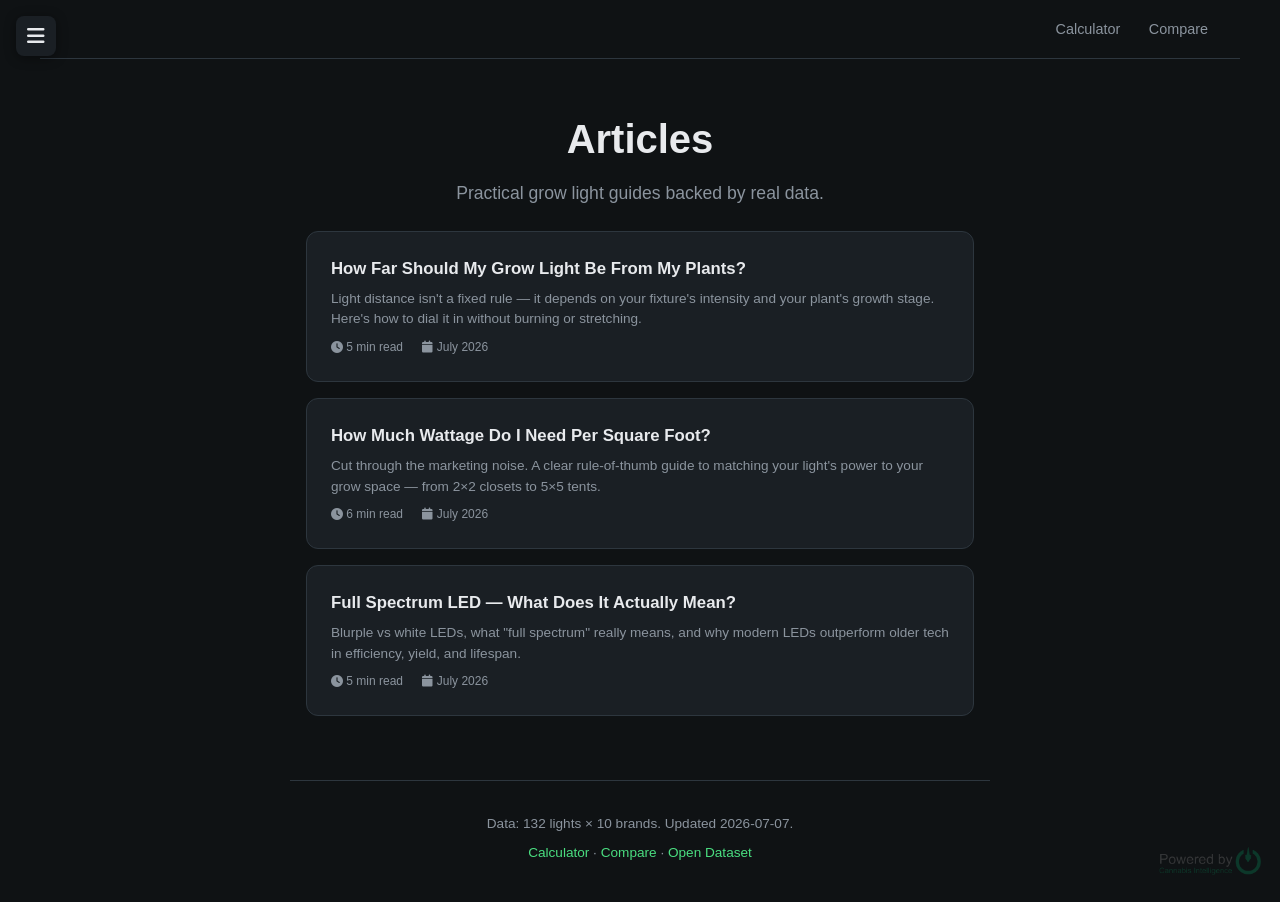
<file: articles.html>
<!DOCTYPE html>
<html lang="en">
<head>
<meta charset="UTF-8">
<meta name="viewport" content="width=device-width, initial-scale=1.0">
<!-- Google tag (gtag.js) -->
<script async src="https://www.googletagmanager.com/gtag/js?id=G-2MNXK7192H"></script>
<script>
  window.dataLayer = window.dataLayer || [];
  function gtag(){dataLayer.push(arguments);}
  gtag('js', new Date());
  gtag('config', 'G-2MNXK7192H');
</script>
<title>Articles — CI Lighting</title>
<meta name="description" content="Grow light guides and articles for indoor growers. Learn about light distance, wattage per square foot, and full spectrum LEDs.">
<meta property="og:title" content="Articles — CI Lighting">
<meta property="og:description" content="Practical grow light guides backed by real data. Light distance, wattage per sqft, and full spectrum LED explained.">
<meta property="og:image" content="https://lighting.poweredbyci.live/img/og-image.png">
<meta property="og:url" content="https://lighting.poweredbyci.live/articles.html">
<meta property="og:type" content="website">
<meta name="twitter:card" content="summary_large_image">
<meta name="twitter:title" content="Articles — CI Lighting">
<meta name="twitter:description" content="Practical grow light guides backed by real data. Light distance, wattage per sqft, and full spectrum LED explained.">
<meta name="twitter:image" content="https://lighting.poweredbyci.live/img/og-image.png">
<link rel="canonical" href="https://lighting.poweredbyci.live/articles.html">
<link rel="icon" href="img/favicon.png">
<link rel="stylesheet" href="https://cdnjs.cloudflare.com/ajax/libs/font-awesome/6.5.0/css/all.min.css"/>
<link rel="stylesheet" href="css/style.css">
<script type="application/ld+json">
{
  "@context": "https://schema.org",
  "@type": "CollectionPage",
  "name": "Grow Light Articles",
  "url": "https://lighting.poweredbyci.live/articles.html",
  "description": "Practical grow light guides for indoor growers.",
  "publisher": { "@type": "Organization", "name": "Loyal9 LLC" }
}
</script>
<style>
.articles-section { max-width: 700px; margin: 0 auto; padding: 0 1rem 3rem; }
.article-card {
  background: var(--surface); border: 1px solid var(--border); border-radius: var(--radius);
  padding: 1.5rem; margin-bottom: 1rem; transition: border-color 0.2s;
  text-decoration: none; display: block;
}
.article-card:hover { border-color: var(--accent); }
.article-card h3 { color: var(--text); font-size: 1.05rem; margin-bottom: 0.4rem; }
.article-card p { color: var(--text-muted); font-size: 0.85rem; margin-bottom: 0.5rem; line-height: 1.5; }
.article-meta { font-size: 0.75rem; color: var(--text-muted); }
.article-meta span { margin-right: 1rem; }
</style>
</head>
<body>

  <button id="menu-btn" aria-label="Menu"><i class="fa-solid fa-bars"></i></button>
  <div id="menu-overlay"></div>
  <div id="menu-panel">
    <button id="menu-close" aria-label="Close menu"><i class="fa-solid fa-xmark"></i></button>
    <div class="menu-header">
      <img src="img/ci-badge-color.svg" alt="CI">
      <span>CI Lighting</span>
    </div>
    <nav>
      <a href="index.html"><i class="fa-solid fa-calculator"></i> Calculator</a>
      <a href="compare.html"><i class="fa-solid fa-scale-balanced"></i> Compare</a>
      <a href="partners.html"><i class="fa-solid fa-handshake"></i> Partners</a>
      <a href="articles.html"><i class="fa-solid fa-book-open"></i> Articles</a>
      <a href="mission.html"><i class="fa-solid fa-bullseye"></i> Mission</a>
      <a href="contact.html"><i class="fa-solid fa-envelope"></i> Contact</a>
      <a href="https://github.com/Shannon-Goddard/lighting-calculator" target="_blank"><i class="fa-brands fa-github"></i> GitHub</a>
    </nav>
    <div class="menu-legal">
      <a href="privacy.html">Privacy</a>
      <a href="terms.html">Terms</a>
      <a href="disclaimer.html">Disclaimer</a>
    </div>
  </div>

  <header>
    <nav>
      <div class="nav-links">
        <a href="index.html">Calculator</a>
        <a href="compare.html">Compare</a>
      </div>
    </nav>
  </header>

  <main>
    <section class="hero">
      <h1>Articles</h1>
      <p class="subtitle">Practical grow light guides backed by real data.</p>
    </section>

    <section class="articles-section">
      <a href="articles/how-far-should-grow-light-be.html" class="article-card">
        <h3>How Far Should My Grow Light Be From My Plants?</h3>
        <p>Light distance isn't a fixed rule — it depends on your fixture's intensity and your plant's growth stage. Here's how to dial it in without burning or stretching.</p>
        <div class="article-meta">
          <span><i class="fa-solid fa-clock"></i> 5 min read</span>
          <span><i class="fa-solid fa-calendar"></i> July 2026</span>
        </div>
      </a>

      <a href="articles/how-much-wattage-per-square-foot.html" class="article-card">
        <h3>How Much Wattage Do I Need Per Square Foot?</h3>
        <p>Cut through the marketing noise. A clear rule-of-thumb guide to matching your light's power to your grow space — from 2×2 closets to 5×5 tents.</p>
        <div class="article-meta">
          <span><i class="fa-solid fa-clock"></i> 6 min read</span>
          <span><i class="fa-solid fa-calendar"></i> July 2026</span>
        </div>
      </a>

      <a href="articles/full-spectrum-led-explained.html" class="article-card">
        <h3>Full Spectrum LED — What Does It Actually Mean?</h3>
        <p>Blurple vs white LEDs, what "full spectrum" really means, and why modern LEDs outperform older tech in efficiency, yield, and lifespan.</p>
        <div class="article-meta">
          <span><i class="fa-solid fa-clock"></i> 5 min read</span>
          <span><i class="fa-solid fa-calendar"></i> July 2026</span>
        </div>
      </a>
    </section>
  </main>

  <footer>
    <p>Data: 132 lights × 10 brands. Updated 2026-07-07.</p>
    <p><a href="index.html">Calculator</a> · <a href="compare.html">Compare</a> · <a href="https://github.com/Shannon-Goddard/lighting-calculator" target="_blank">Open Dataset</a></p>
  </footer>

  <div class="ci-watermark"><img src="img/ci-badge-color.svg" alt="CI"></div>

  <script>
    const menuBtn = document.getElementById('menu-btn');
    const menuPanel = document.getElementById('menu-panel');
    const menuOverlay = document.getElementById('menu-overlay');
    const menuClose = document.getElementById('menu-close');
    menuBtn.addEventListener('click', () => { menuPanel.classList.add('open'); menuOverlay.classList.add('open'); });
    menuOverlay.addEventListener('click', () => { menuPanel.classList.remove('open'); menuOverlay.classList.remove('open'); });
    menuClose.addEventListener('click', () => { menuPanel.classList.remove('open'); menuOverlay.classList.remove('open'); });
    document.addEventListener('keydown', e => { if (e.key === 'Escape') { menuPanel.classList.remove('open'); menuOverlay.classList.remove('open'); } });
  </script>
</body>
</html>
</file>
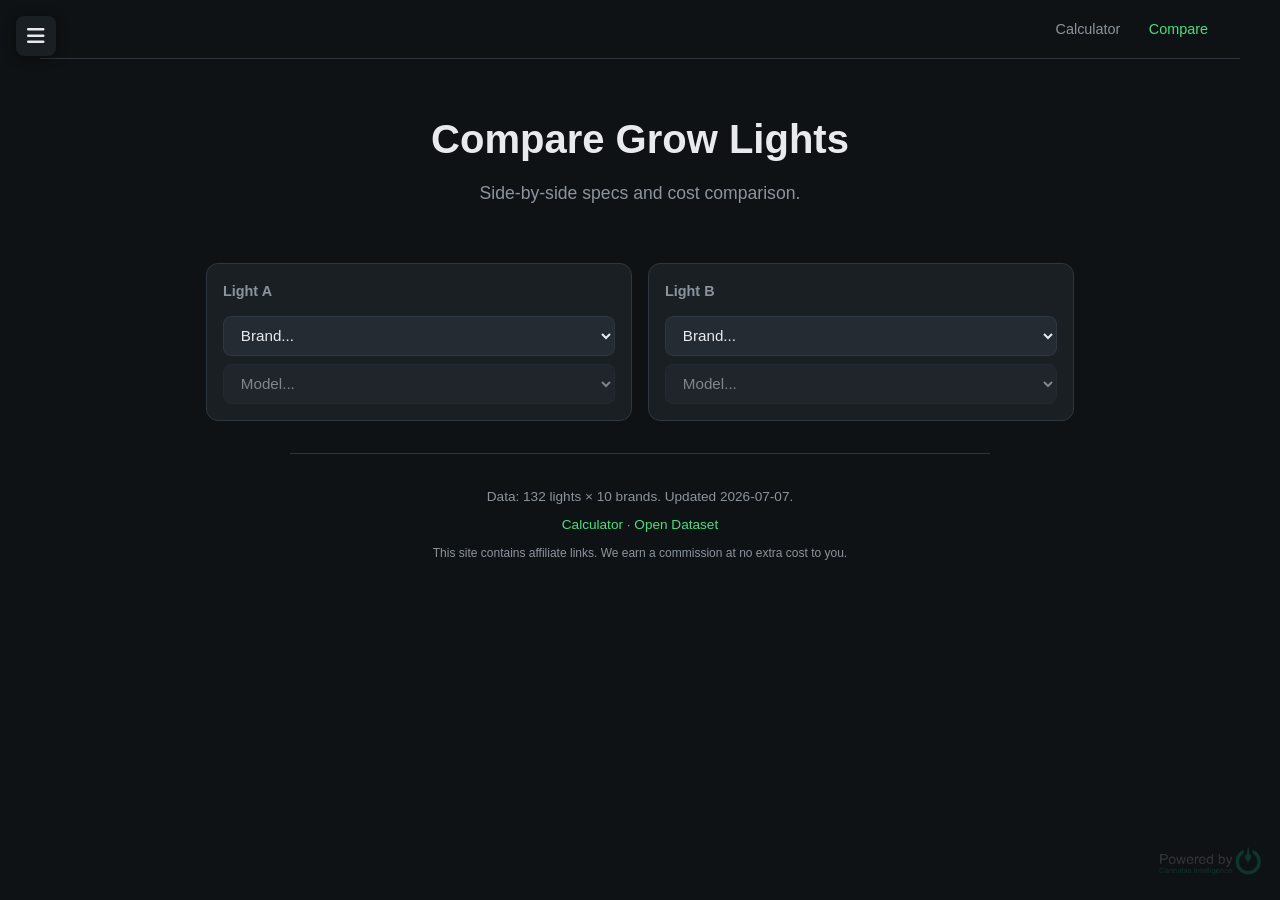
<file: compare.html>
<!DOCTYPE html>
<html lang="en">
<head>
  <meta charset="UTF-8">
  <meta name="viewport" content="width=device-width, initial-scale=1.0">
  <!-- Google tag (gtag.js) -->
  <script async src="https://www.googletagmanager.com/gtag/js?id=G-2MNXK7192H"></script>
  <script>
    window.dataLayer = window.dataLayer || [];
    function gtag(){dataLayer.push(arguments);}
    gtag('js', new Date());
    gtag('config', 'G-2MNXK7192H');
  </script>
  <title>Compare Grow Lights — CI Lighting</title>
  <meta name="description" content="Compare LED grow lights side-by-side. Watts per sqft, price per watt, and cost per grow cycle.">
  <meta property="og:title" content="Compare Grow Lights — CI Lighting">
  <meta property="og:description" content="Side-by-side specs and cost comparison for 132 LED grow lights across 10 brands.">
  <meta property="og:image" content="https://lighting.poweredbyci.live/img/og-image.png">
  <meta property="og:url" content="https://lighting.poweredbyci.live/compare.html">
  <meta property="og:type" content="website">
  <meta name="twitter:card" content="summary_large_image">
  <meta name="twitter:title" content="Compare Grow Lights — CI Lighting">
  <meta name="twitter:description" content="Side-by-side specs and cost comparison for 132 LED grow lights across 10 brands.">
  <meta name="twitter:image" content="https://lighting.poweredbyci.live/img/og-image.png">
  <link rel="canonical" href="https://lighting.poweredbyci.live/compare.html">
  <link rel="icon" href="img/favicon.png">
  <link rel="stylesheet" href="https://cdnjs.cloudflare.com/ajax/libs/font-awesome/6.5.0/css/all.min.css"/>
  <link rel="stylesheet" href="css/style.css">
  <script type="application/ld+json">
  {
    "@context": "https://schema.org",
    "@type": "WebApplication",
    "name": "Compare Grow Lights — CI Lighting",
    "url": "https://lighting.poweredbyci.live/compare.html",
    "description": "Side-by-side comparison of LED grow lights. Compare watts/sqft, price/watt, efficacy, and total cost of ownership.",
    "applicationCategory": "UtilityApplication",
    "operatingSystem": "Any",
    "offers": { "@type": "Offer", "price": "0", "priceCurrency": "USD" },
    "creator": { "@type": "Organization", "name": "Loyal9 LLC" }
  }
  </script>
  <style>
    .compare-section { max-width: 900px; margin: 2rem auto; padding: 0 1rem; }
    .compare-selectors { display: flex; gap: 1rem; margin-bottom: 2rem; flex-wrap: wrap; }
    .compare-slot {
      flex: 1; min-width: 250px;
      background: var(--surface); border: 1px solid var(--border);
      border-radius: var(--radius); padding: 1rem;
    }
    .compare-slot h3 { font-size: 0.9rem; color: var(--text-muted); margin-bottom: 0.8rem; }
    .compare-table { width: 100%; border-collapse: collapse; margin-top: 1rem; }
    .compare-table th, .compare-table td {
      padding: 0.6rem 0.8rem; text-align: left;
      border-bottom: 1px solid var(--border); font-size: 0.9rem;
    }
    .compare-table th { color: var(--text-muted); font-weight: 500; width: 35%; }
    .compare-table .winner { color: var(--accent); font-weight: 600; }
    .compare-table .loser { color: var(--text-muted); }
    .compare-card {
      background: var(--surface); border: 1px solid var(--border);
      border-radius: var(--radius); overflow: hidden;
    }
    .compare-header {
      padding: 1rem; border-bottom: 1px solid var(--border);
      display: flex; justify-content: space-between; align-items: center;
    }
    .compare-header h3 { font-size: 1rem; }
    .compare-header .price { color: var(--accent); font-weight: 600; }
    .savings {
      background: var(--accent-bg); border: 1px solid var(--accent-dim);
      border-radius: var(--radius-sm); padding: 0.8rem 1rem;
      margin-top: 1rem; font-size: 0.9rem; text-align: center;
    }
    .savings strong { color: var(--accent); }
  </style>
</head>
<body>
  <button id="menu-btn" aria-label="Menu"><i class="fa-solid fa-bars"></i></button>
  <div id="menu-overlay"></div>
  <div id="menu-panel">
    <button id="menu-close" aria-label="Close menu"><i class="fa-solid fa-xmark"></i></button>
    <div class="menu-header">
      <img src="img/ci-badge-color.svg" alt="CI">
      <span>CI Lighting</span>
    </div>
    <nav>
      <a href="index.html"><i class="fa-solid fa-calculator"></i> Calculator</a>
      <a href="compare.html"><i class="fa-solid fa-scale-balanced"></i> Compare</a>
      <a href="partners.html"><i class="fa-solid fa-handshake"></i> Partners</a>
      <a href="articles.html"><i class="fa-solid fa-book-open"></i> Articles</a>
      <a href="mission.html"><i class="fa-solid fa-bullseye"></i> Mission</a>
      <a href="contact.html"><i class="fa-solid fa-envelope"></i> Contact</a>
      <a href="https://github.com/Shannon-Goddard/lighting-calculator" target="_blank"><i class="fa-brands fa-github"></i> GitHub</a>
    </nav>
    <div class="menu-legal">
      <a href="privacy.html">Privacy</a>
      <a href="terms.html">Terms</a>
      <a href="disclaimer.html">Disclaimer</a>
    </div>
  </div>

  <header>
    <nav>
      <div class="nav-links">
        <a href="index.html">Calculator</a>
        <a href="compare.html" class="active">Compare</a>
      </div>
    </nav>
  </header>

  <main>
    <section class="hero">
      <h1>Compare Grow Lights</h1>
      <p class="subtitle">Side-by-side specs and cost comparison.</p>
    </section>

    <section class="compare-section">
      <div class="compare-selectors">
        <div class="compare-slot">
          <h3>Light A</h3>
          <select id="brand-a"><option value="">Brand...</option></select>
          <select id="model-a" disabled style="margin-top:0.5rem"><option value="">Model...</option></select>
        </div>
        <div class="compare-slot">
          <h3>Light B</h3>
          <select id="brand-b"><option value="">Brand...</option></select>
          <select id="model-b" disabled style="margin-top:0.5rem"><option value="">Model...</option></select>
        </div>
      </div>

      <div id="compare-output"></div>
    </section>
  </main>

  <footer>
    <p>Data: 132 lights × 10 brands. Updated 2026-07-07.</p>
    <p><a href="index.html">Calculator</a> · <a href="https://github.com/Shannon-Goddard/lighting-calculator" target="_blank">Open Dataset</a></p>
    <p class="disclosure">This site contains affiliate links. We earn a commission at no extra cost to you.</p>
  </footer>

  <div class="ci-watermark"><img src="img/ci-badge-color.svg" alt="CI"></div>

  <script>
    let lights = [];

    fetch('lighting-data-complete.json').then(r => r.json()).then(data => {
      lights = data;
      populateBrands('brand-a', 'model-a');
      populateBrands('brand-b', 'model-b');
    });

    function populateBrands(brandId, modelId) {
      const brandEl = document.getElementById(brandId);
      const modelEl = document.getElementById(modelId);
      const brands = [...new Set(lights.map(l => l.make))].sort();
      brands.forEach(b => {
        const opt = document.createElement('option');
        opt.value = b; opt.textContent = b;
        brandEl.appendChild(opt);
      });

      brandEl.addEventListener('change', () => {
        modelEl.innerHTML = '<option value="">Model...</option>';
        modelEl.disabled = !brandEl.value;
        if (!brandEl.value) return;
        lights.filter(l => l.make === brandEl.value).forEach(l => {
          const opt = document.createElement('option');
          opt.value = l.index;
          opt.textContent = `${l.model} (${l.max_Watts}W)`;
          modelEl.appendChild(opt);
        });
      });

      modelEl.addEventListener('change', compare);
    }

    function compare() {
      const a = lights.find(l => l.index === document.getElementById('model-a').value);
      const b = lights.find(l => l.index === document.getElementById('model-b').value);
      if (!a || !b) { document.getElementById('compare-output').innerHTML = ''; return; }

      const rate = 0.16;
      const vegDays = 28, flowerDays = 56;
      const vegHrs = 18, flowerHrs = 12;

      function cycleCost(l) {
        const w = parseFloat(l.max_Watts);
        return ((w * vegHrs * vegDays) + (w * flowerHrs * flowerDays)) / 1000 * rate;
      }

      function wpsf(l) {
        const fl = parseFloat(l.flowering_footprint_length_ft);
        const fw = parseFloat(l.flowering_footprint_width_ft);
        return (fl && fw) ? (parseFloat(l.max_Watts) / (fl * fw)).toFixed(1) : '—';
      }

      function ppw(l) {
        const p = parseFloat(l.price);
        return p ? (p / parseFloat(l.max_Watts)).toFixed(2) : '—';
      }

      const costA = cycleCost(a), costB = cycleCost(b);
      const rows = [
        ['Wattage', `${a.max_Watts}W`, `${b.max_Watts}W`],
        ['Coverage (flower)', `${a.flowering_footprint_length_ft || '—'}×${a.flowering_footprint_width_ft || '—'}`, `${b.flowering_footprint_length_ft || '—'}×${b.flowering_footprint_width_ft || '—'}`],
        ['W/sqft', wpsf(a), wpsf(b)],
        ['Efficacy', `${a.efficacy_umol_joule || '—'} µmol/J`, `${b.efficacy_umol_joule || '—'} µmol/J`],
        ['PPF', `${a.PPF || '—'}`, `${b.PPF || '—'}`],
        ['Price', a.price ? `$${parseFloat(a.price).toFixed(0)}` : '—', b.price ? `$${parseFloat(b.price).toFixed(0)}` : '—'],
        ['$/Watt', `$${ppw(a)}`, `$${ppw(b)}`],
        ['Cost/Grow*', `$${costA.toFixed(2)}`, `$${costB.toFixed(2)}`],
        ['Warranty', `${a.Warranty_years || '—'} yr`, `${b.Warranty_years || '—'} yr`],
        ['Weight', `${a.weight_lb || '—'} lb`, `${b.weight_lb || '—'} lb`],
      ];

      const savings = Math.abs(costA - costB);
      const cheaper = costA < costB ? a : b;

      // Total Cost of Ownership (purchase + electricity over N grows)
      const numGrows = 4;
      const priceA = parseFloat(a.price) || 0;
      const priceB = parseFloat(b.price) || 0;
      const tcoA = priceA + (costA * numGrows);
      const tcoB = priceB + (costB * numGrows);
      const tcoWinner = tcoA < tcoB ? a : b;
      const tcoSavings = Math.abs(tcoA - tcoB);

      let html = `<div class="compare-card">
        <div class="compare-header">
          <h3>${a.make} ${a.model} vs ${b.make} ${b.model}</h3>
        </div>
        <table class="compare-table">
          <tr><th></th><th>${a.model}</th><th>${b.model}</th></tr>
          ${rows.map(([label, va, vb]) => `<tr><th>${label}</th><td>${va}</td><td>${vb}</td></tr>`).join('')}
        </table>
      </div>`;

      if (savings > 0.5) {
        html += `<div class="savings">
          <strong>${cheaper.make} ${cheaper.model}</strong> saves <strong>$${savings.toFixed(2)}/grow</strong> in electricity
          <br><span class="muted">*Based on 4wk veg + 8wk flower at $0.16/kWh</span>
        </div>`;
      }

      // TCO section
      if (priceA && priceB) {
        html += `<div class="compare-card" style="margin-top:1.5rem;">
          <div class="compare-header"><h3>💰 Total Cost of Ownership (${numGrows} grows)</h3></div>
          <table class="compare-table">
            <tr><th></th><th>${a.model}</th><th>${b.model}</th></tr>
            <tr><th>Purchase</th><td>$${priceA.toFixed(0)}</td><td>$${priceB.toFixed(0)}</td></tr>
            <tr><th>Electricity (${numGrows} grows)</th><td>$${(costA * numGrows).toFixed(2)}</td><td>$${(costB * numGrows).toFixed(2)}</td></tr>
            <tr><th>Total</th><td${tcoA <= tcoB ? ' class="winner"' : ''}>$${tcoA.toFixed(2)}</td><td${tcoB <= tcoA ? ' class="winner"' : ''}>$${tcoB.toFixed(2)}</td></tr>
          </table>
        </div>`;
        if (tcoSavings > 1) {
          html += `<div class="savings">
            <strong>${tcoWinner.make} ${tcoWinner.model}</strong> saves <strong>$${tcoSavings.toFixed(2)} total</strong> over ${numGrows} grow cycles (purchase + electricity)
          </div>`;
        }
      }

      document.getElementById('compare-output').innerHTML = html;
    }

    // Hamburger Menu
    const menuBtn = document.getElementById('menu-btn');
    const menuPanel = document.getElementById('menu-panel');
    const menuOverlay = document.getElementById('menu-overlay');
    const menuClose = document.getElementById('menu-close');
    menuBtn.addEventListener('click', () => { menuPanel.classList.add('open'); menuOverlay.classList.add('open'); });
    menuOverlay.addEventListener('click', () => { menuPanel.classList.remove('open'); menuOverlay.classList.remove('open'); });
    menuClose.addEventListener('click', () => { menuPanel.classList.remove('open'); menuOverlay.classList.remove('open'); });
    document.addEventListener('keydown', e => { if (e.key === 'Escape') { menuPanel.classList.remove('open'); menuOverlay.classList.remove('open'); } });
  </script>
</body>
</html>
</file>
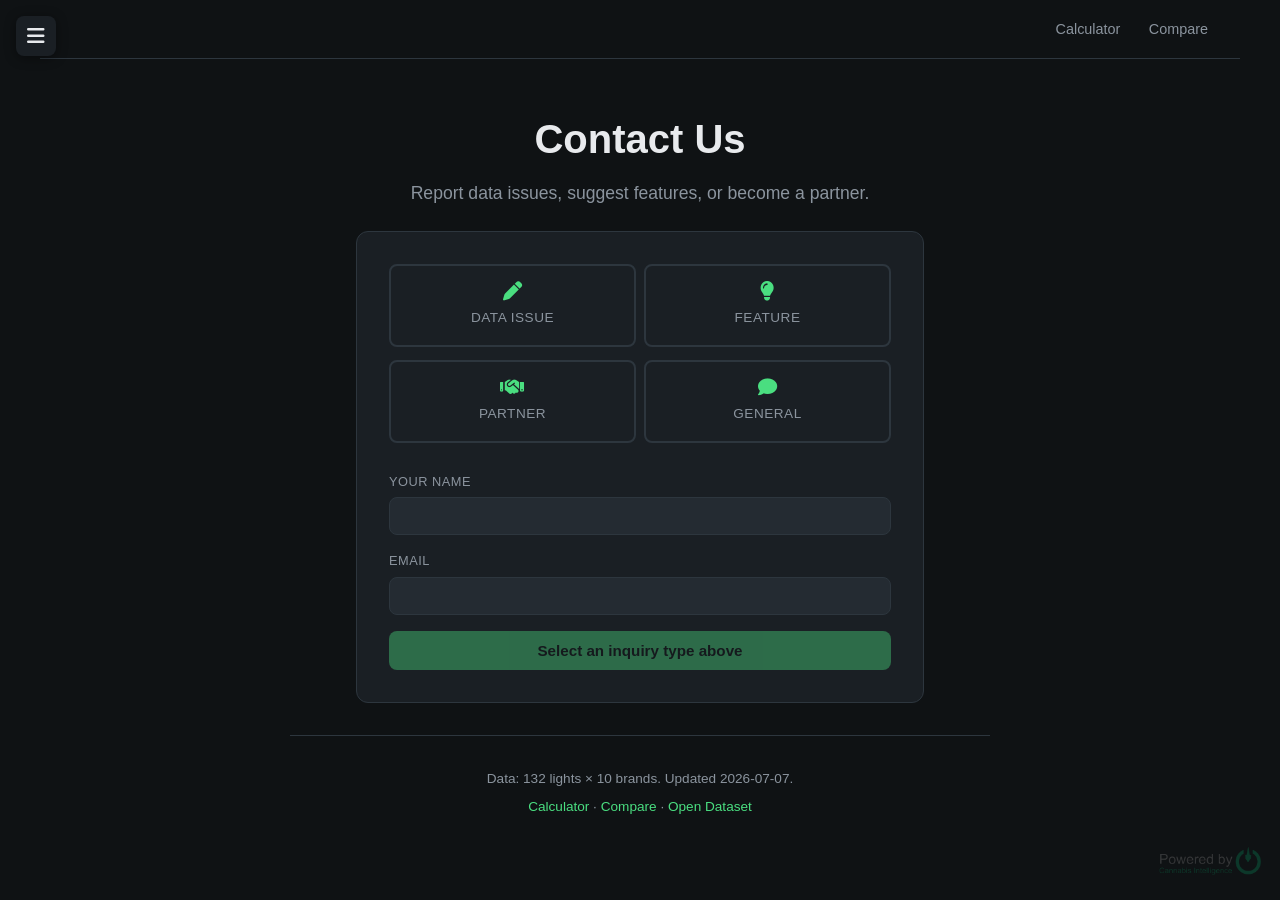
<file: contact.html>
<!DOCTYPE html>
<html lang="en">
<head>
<meta charset="UTF-8">
<meta name="viewport" content="width=device-width, initial-scale=1.0">
<!-- Google tag (gtag.js) -->
<script async src="https://www.googletagmanager.com/gtag/js?id=G-2MNXK7192H"></script>
<script>
  window.dataLayer = window.dataLayer || [];
  function gtag(){dataLayer.push(arguments);}
  gtag('js', new Date());
  gtag('config', 'G-2MNXK7192H');
</script>
<title>Contact — CI Lighting</title>
<meta name="description" content="Get in touch with CI Lighting. Report data issues, suggest features, or become a partner.">
<meta property="og:title" content="Contact — CI Lighting">
<meta property="og:description" content="Get in touch with CI Lighting. Report data issues, suggest features, or become a partner.">
<meta property="og:image" content="https://lighting.poweredbyci.live/img/og-image.png">
<meta property="og:url" content="https://lighting.poweredbyci.live/contact.html">
<meta property="og:type" content="website">
<meta name="twitter:card" content="summary_large_image">
<meta name="twitter:title" content="Contact — CI Lighting">
<meta name="twitter:description" content="Get in touch with CI Lighting. Report data issues, suggest features, or become a partner.">
<meta name="twitter:image" content="https://lighting.poweredbyci.live/img/og-image.png">
<link rel="canonical" href="https://lighting.poweredbyci.live/contact.html">
<link rel="icon" href="img/favicon.png">
<link rel="stylesheet" href="https://cdnjs.cloudflare.com/ajax/libs/font-awesome/6.5.0/css/all.min.css"/>
<link rel="stylesheet" href="css/style.css">
<style>
.contact-card { max-width: 600px; margin: 0 auto; padding: 0 1rem 2rem; }
.form-group { margin-bottom: 1rem; }
.form-group label { display: block; font-size: 0.8rem; color: var(--text-muted); margin-bottom: 0.3rem; text-transform: uppercase; letter-spacing: 0.5px; }
.form-group input, .form-group select, .form-group textarea {
  background: var(--surface-2); border: 1px solid var(--border); border-radius: var(--radius-sm);
  color: var(--text); padding: 0.6rem 0.8rem; font-size: 0.95rem; width: 100%; outline: none;
  font-family: inherit; transition: border-color 0.2s;
}
.form-group input:focus, .form-group select:focus, .form-group textarea:focus { border-color: var(--accent); }
.form-group textarea { resize: vertical; min-height: 100px; }
.type-selector { display: grid; grid-template-columns: 1fr 1fr; gap: 0.5rem; margin-bottom: 1.5rem; }
.type-card {
  border: 2px solid var(--border); border-radius: var(--radius-sm); padding: 1rem;
  cursor: pointer; text-align: center; transition: all 0.2s; font-size: 0.85rem; color: var(--text-muted);
}
.type-card:hover, .type-card.active { border-color: var(--accent); background: var(--accent-bg); color: var(--accent); }
.type-card i { display: block; font-size: 1.2rem; margin-bottom: 0.4rem; color: var(--accent); }
.type-card input { display: none; }
.conditional { display: none; }
.conditional.visible { display: block; }
.submit-btn {
  width: 100%; padding: 0.7rem; border: none; border-radius: var(--radius-sm);
  background: var(--accent); color: var(--bg); font-size: 0.95rem; font-weight: 600;
  cursor: pointer; transition: opacity 0.2s;
}
.submit-btn:hover { opacity: 0.85; }
.submit-btn:disabled { opacity: 0.4; cursor: not-allowed; }
.success-msg { display: none; text-align: center; padding: 2rem; }
.success-msg.visible { display: block; }
.success-msg i { font-size: 3rem; color: var(--accent); margin-bottom: 0.8rem; }
.success-msg h2 { margin-bottom: 0.5rem; }
.success-msg p { color: var(--text-muted); }
</style>
</head>
<body>

  <button id="menu-btn" aria-label="Menu"><i class="fa-solid fa-bars"></i></button>
  <div id="menu-overlay"></div>
  <div id="menu-panel">
    <button id="menu-close" aria-label="Close menu"><i class="fa-solid fa-xmark"></i></button>
    <div class="menu-header">
      <img src="img/ci-badge-color.svg" alt="CI">
      <span>CI Lighting</span>
    </div>
    <nav>
      <a href="index.html"><i class="fa-solid fa-calculator"></i> Calculator</a>
      <a href="compare.html"><i class="fa-solid fa-scale-balanced"></i> Compare</a>
      <a href="partners.html"><i class="fa-solid fa-handshake"></i> Partners</a>
      <a href="articles.html"><i class="fa-solid fa-book-open"></i> Articles</a>
      <a href="mission.html"><i class="fa-solid fa-bullseye"></i> Mission</a>
      <a href="contact.html"><i class="fa-solid fa-envelope"></i> Contact</a>
      <a href="https://github.com/Shannon-Goddard/lighting-calculator" target="_blank"><i class="fa-brands fa-github"></i> GitHub</a>
    </nav>
    <div class="menu-legal">
      <a href="privacy.html">Privacy</a>
      <a href="terms.html">Terms</a>
      <a href="disclaimer.html">Disclaimer</a>
    </div>
  </div>

  <header>
    <nav>
      <div class="nav-links">
        <a href="index.html">Calculator</a>
        <a href="compare.html">Compare</a>
      </div>
    </nav>
  </header>

  <main>
    <section class="hero">
      <h1>Contact Us</h1>
      <p class="subtitle">Report data issues, suggest features, or become a partner.</p>
    </section>

    <section class="contact-card">
      <div class="calc-card">
        <div id="form-wrap">
          <div class="type-selector">
            <label class="type-card" data-type="data">
              <input type="radio" name="inquiry_type" value="Data Correction">
              <i class="fa-solid fa-pen"></i> Data Issue
            </label>
            <label class="type-card" data-type="feature">
              <input type="radio" name="inquiry_type" value="Feature Request">
              <i class="fa-solid fa-lightbulb"></i> Feature
            </label>
            <label class="type-card" data-type="partner">
              <input type="radio" name="inquiry_type" value="Partnership">
              <i class="fa-solid fa-handshake"></i> Partner
            </label>
            <label class="type-card" data-type="general">
              <input type="radio" name="inquiry_type" value="General">
              <i class="fa-solid fa-comment"></i> General
            </label>
          </div>

          <form id="contact-form" action="https://formspree.io/f/mpqnepoe" method="POST">
            <input type="hidden" name="_subject" id="form-subject" value="CI Lighting — New Submission">
            <input type="hidden" name="inquiry_type" id="hidden-type" value="">
            <input type="text" name="_gotcha" style="display:none">

            <div class="form-group">
              <label for="name">Your Name</label>
              <input type="text" id="name" name="name" required>
            </div>
            <div class="form-group">
              <label for="email">Email</label>
              <input type="email" id="email" name="email" required>
            </div>

            <div class="conditional" data-for="data">
              <div class="form-group">
                <label for="light-name">Which light has incorrect data?</label>
                <input type="text" id="light-name" name="light_name" placeholder="Brand + Model">
              </div>
              <div class="form-group">
                <label for="correction">What needs correcting?</label>
                <textarea id="correction" name="correction_details" placeholder="Describe what's wrong and the correct value..."></textarea>
              </div>
            </div>

            <div class="conditional" data-for="feature">
              <div class="form-group">
                <label for="feature-desc">What would you like to see?</label>
                <textarea id="feature-desc" name="feature_description" placeholder="Describe the feature or improvement..."></textarea>
              </div>
            </div>

            <div class="conditional" data-for="partner">
              <div class="form-group">
                <label for="partner-biz">Business / Brand Name</label>
                <input type="text" id="partner-biz" name="partner_business">
              </div>
              <div class="form-group">
                <label for="partner-url">Website</label>
                <input type="url" id="partner-url" name="partner_url" placeholder="https://...">
              </div>
              <div class="form-group">
                <label for="partner-msg">Tell us more</label>
                <textarea id="partner-msg" name="partner_message" placeholder="What are you looking to achieve?"></textarea>
              </div>
            </div>

            <div class="conditional" data-for="general">
              <div class="form-group">
                <label for="gen-msg">Message</label>
                <textarea id="gen-msg" name="message" placeholder="What's on your mind?"></textarea>
              </div>
            </div>

            <button type="submit" class="submit-btn" id="submit-btn" disabled>Select an inquiry type above</button>
          </form>
        </div>

        <div class="success-msg" id="success">
          <i class="fa-solid fa-circle-check"></i>
          <h2>Sent!</h2>
          <p>We'll get back to you soon. <a href="index.html" style="color:var(--accent);">Back to calculator</a>.</p>
        </div>
      </div>
    </section>
  </main>

  <footer>
    <p>Data: 132 lights × 10 brands. Updated 2026-07-07.</p>
    <p><a href="index.html">Calculator</a> · <a href="compare.html">Compare</a> · <a href="https://github.com/Shannon-Goddard/lighting-calculator" target="_blank">Open Dataset</a></p>
  </footer>

  <div class="ci-watermark"><img src="img/ci-badge-color.svg" alt="CI"></div>

  <script>
    // Hamburger Menu
    const menuBtn = document.getElementById('menu-btn');
    const menuPanel = document.getElementById('menu-panel');
    const menuOverlay = document.getElementById('menu-overlay');
    const menuClose = document.getElementById('menu-close');
    menuBtn.addEventListener('click', () => { menuPanel.classList.add('open'); menuOverlay.classList.add('open'); });
    menuOverlay.addEventListener('click', () => { menuPanel.classList.remove('open'); menuOverlay.classList.remove('open'); });
    menuClose.addEventListener('click', () => { menuPanel.classList.remove('open'); menuOverlay.classList.remove('open'); });
    document.addEventListener('keydown', e => { if (e.key === 'Escape') { menuPanel.classList.remove('open'); menuOverlay.classList.remove('open'); } });

    // Contact Form
    const cards = document.querySelectorAll('.type-card');
    const conditionals = document.querySelectorAll('.conditional');
    const submitBtn = document.getElementById('submit-btn');
    const hiddenType = document.getElementById('hidden-type');
    const formSubject = document.getElementById('form-subject');
    const form = document.getElementById('contact-form');

    cards.forEach(card => {
      card.addEventListener('click', () => {
        cards.forEach(c => c.classList.remove('active'));
        card.classList.add('active');
        const type = card.dataset.type;
        const value = card.querySelector('input').value;
        hiddenType.value = value;
        formSubject.value = `CI Lighting — ${value}`;
        conditionals.forEach(c => c.classList.toggle('visible', c.dataset.for === type));
        submitBtn.disabled = false;
        submitBtn.textContent = 'Submit';
      });
    });

    form.addEventListener('submit', async (e) => {
      e.preventDefault();
      submitBtn.disabled = true;
      submitBtn.textContent = 'Sending...';
      try {
        const res = await fetch(form.action, {
          method: 'POST', body: new FormData(form),
          headers: { 'Accept': 'application/json' }
        });
        if (res.ok) {
          document.getElementById('form-wrap').style.display = 'none';
          document.getElementById('success').classList.add('visible');
        } else {
          submitBtn.textContent = 'Error — try again';
          submitBtn.disabled = false;
        }
      } catch {
        submitBtn.textContent = 'Error — try again';
        submitBtn.disabled = false;
      }
    });
  </script>
</body>
</html>
</file>
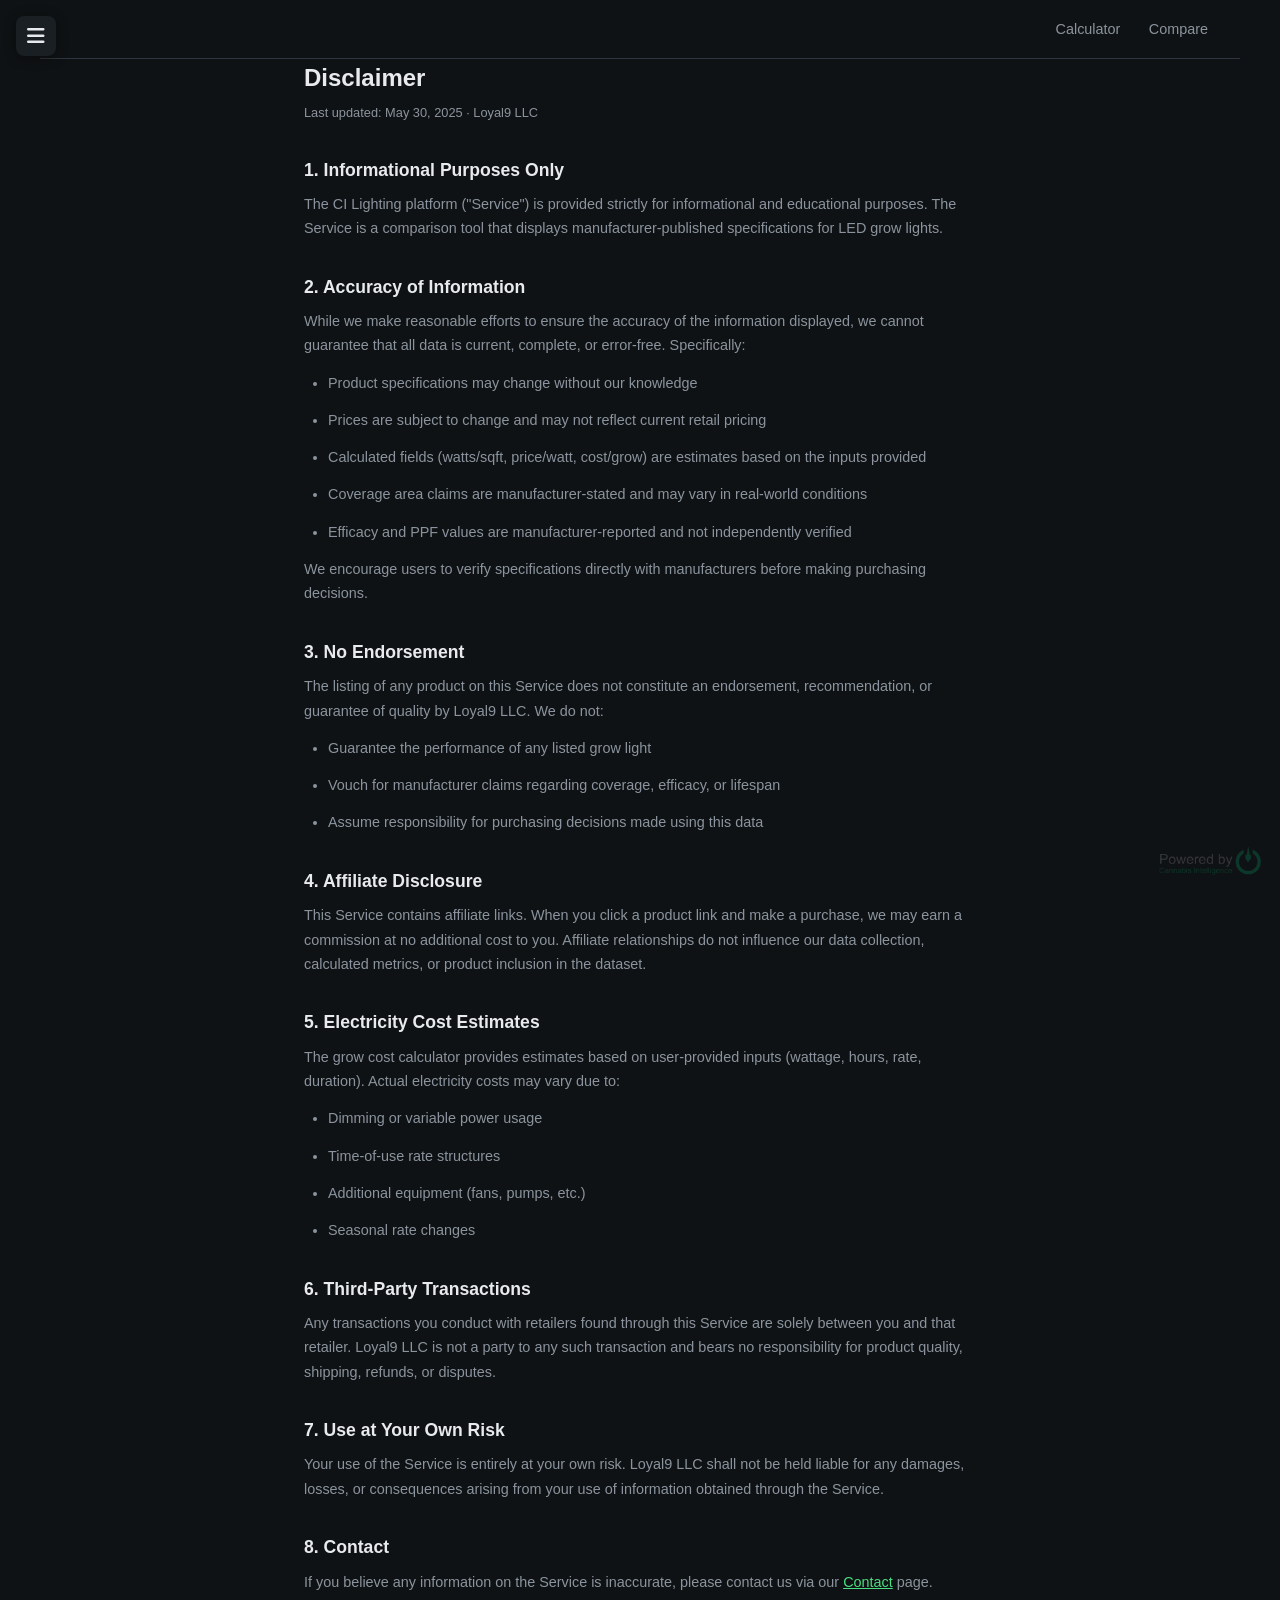
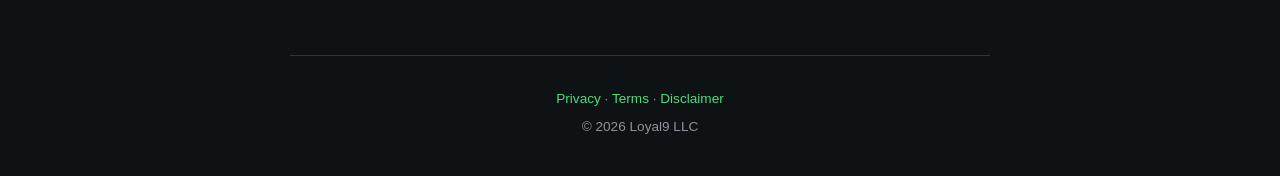
<file: disclaimer.html>
<!DOCTYPE html>
<html lang="en">
<head>
<meta charset="UTF-8">
<meta name="viewport" content="width=device-width, initial-scale=1.0">
<!-- Google tag (gtag.js) -->
<script async src="https://www.googletagmanager.com/gtag/js?id=G-2MNXK7192H"></script>
<script>
  window.dataLayer = window.dataLayer || [];
  function gtag(){dataLayer.push(arguments);}
  gtag('js', new Date());
  gtag('config', 'G-2MNXK7192H');
</script>
<title>Disclaimer — CI Lighting</title>
<link rel="icon" href="img/favicon.png">
<link rel="stylesheet" href="https://cdnjs.cloudflare.com/ajax/libs/font-awesome/6.5.0/css/all.min.css"/>
<link rel="stylesheet" href="css/style.css">
<style>
.legal-content { max-width: 720px; margin: 0 auto; padding: 0 1.5rem 3rem; color: var(--text); }
.legal-content h1 { font-size: 1.5rem; margin-bottom: 0.3rem; }
.legal-content h2 { font-size: 1.1rem; margin-top: 2rem; margin-bottom: 0.5rem; color: var(--text); }
.legal-content p, .legal-content li { margin-bottom: 0.8rem; font-size: 0.9rem; color: var(--text-muted); line-height: 1.7; }
.legal-content ul { padding-left: 1.5rem; }
.legal-content a { color: var(--accent); }
.legal-content .meta { color: var(--text-muted); font-size: 0.8rem; margin-bottom: 2rem; }
</style>
</head>
<body>

  <button id="menu-btn" aria-label="Menu"><i class="fa-solid fa-bars"></i></button>
  <div id="menu-overlay"></div>
  <div id="menu-panel">
    <button id="menu-close" aria-label="Close menu"><i class="fa-solid fa-xmark"></i></button>
    <div class="menu-header">
      <img src="img/ci-badge-color.svg" alt="CI">
      <span>CI Lighting</span>
    </div>
    <nav>
      <a href="index.html"><i class="fa-solid fa-calculator"></i> Calculator</a>
      <a href="compare.html"><i class="fa-solid fa-scale-balanced"></i> Compare</a>
      <a href="partners.html"><i class="fa-solid fa-handshake"></i> Partners</a>
      <a href="articles.html"><i class="fa-solid fa-book-open"></i> Articles</a>
      <a href="mission.html"><i class="fa-solid fa-bullseye"></i> Mission</a>
      <a href="contact.html"><i class="fa-solid fa-envelope"></i> Contact</a>
      <a href="https://github.com/Shannon-Goddard/lighting-calculator" target="_blank"><i class="fa-brands fa-github"></i> GitHub</a>
    </nav>
    <div class="menu-legal">
      <a href="privacy.html">Privacy</a>
      <a href="terms.html">Terms</a>
      <a href="disclaimer.html">Disclaimer</a>
    </div>
  </div>

  <header>
    <nav>
      <div class="nav-links">
        <a href="index.html">Calculator</a>
        <a href="compare.html">Compare</a>
      </div>
    </nav>
  </header>

  <main>
    <div class="legal-content">

<h1>Disclaimer</h1>
<p class="meta">Last updated: May 30, 2025 · Loyal9 LLC</p>

<h2>1. Informational Purposes Only</h2>
<p>The CI Lighting platform ("Service") is provided strictly for informational and educational purposes. The Service is a comparison tool that displays manufacturer-published specifications for LED grow lights.</p>

<h2>2. Accuracy of Information</h2>
<p>While we make reasonable efforts to ensure the accuracy of the information displayed, we cannot guarantee that all data is current, complete, or error-free. Specifically:</p>
<ul>
  <li>Product specifications may change without our knowledge</li>
  <li>Prices are subject to change and may not reflect current retail pricing</li>
  <li>Calculated fields (watts/sqft, price/watt, cost/grow) are estimates based on the inputs provided</li>
  <li>Coverage area claims are manufacturer-stated and may vary in real-world conditions</li>
  <li>Efficacy and PPF values are manufacturer-reported and not independently verified</li>
</ul>
<p>We encourage users to verify specifications directly with manufacturers before making purchasing decisions.</p>

<h2>3. No Endorsement</h2>
<p>The listing of any product on this Service does not constitute an endorsement, recommendation, or guarantee of quality by Loyal9 LLC. We do not:</p>
<ul>
  <li>Guarantee the performance of any listed grow light</li>
  <li>Vouch for manufacturer claims regarding coverage, efficacy, or lifespan</li>
  <li>Assume responsibility for purchasing decisions made using this data</li>
</ul>

<h2>4. Affiliate Disclosure</h2>
<p>This Service contains affiliate links. When you click a product link and make a purchase, we may earn a commission at no additional cost to you. Affiliate relationships do not influence our data collection, calculated metrics, or product inclusion in the dataset.</p>

<h2>5. Electricity Cost Estimates</h2>
<p>The grow cost calculator provides estimates based on user-provided inputs (wattage, hours, rate, duration). Actual electricity costs may vary due to:</p>
<ul>
  <li>Dimming or variable power usage</li>
  <li>Time-of-use rate structures</li>
  <li>Additional equipment (fans, pumps, etc.)</li>
  <li>Seasonal rate changes</li>
</ul>

<h2>6. Third-Party Transactions</h2>
<p>Any transactions you conduct with retailers found through this Service are solely between you and that retailer. Loyal9 LLC is not a party to any such transaction and bears no responsibility for product quality, shipping, refunds, or disputes.</p>

<h2>7. Use at Your Own Risk</h2>
<p>Your use of the Service is entirely at your own risk. Loyal9 LLC shall not be held liable for any damages, losses, or consequences arising from your use of information obtained through the Service.</p>

<h2>8. Contact</h2>
<p>If you believe any information on the Service is inaccurate, please contact us via our <a href="contact.html">Contact</a> page.</p>

    </div>
  </main>

  <footer>
    <p><a href="privacy.html">Privacy</a> · <a href="terms.html">Terms</a> · <a href="disclaimer.html">Disclaimer</a></p>
    <p>© 2026 Loyal9 LLC</p>
  </footer>

  <div class="ci-watermark"><img src="img/ci-badge-color.svg" alt="CI"></div>

  <script>
    const menuBtn = document.getElementById('menu-btn');
    const menuPanel = document.getElementById('menu-panel');
    const menuOverlay = document.getElementById('menu-overlay');
    const menuClose = document.getElementById('menu-close');
    menuBtn.addEventListener('click', () => { menuPanel.classList.add('open'); menuOverlay.classList.add('open'); });
    menuOverlay.addEventListener('click', () => { menuPanel.classList.remove('open'); menuOverlay.classList.remove('open'); });
    menuClose.addEventListener('click', () => { menuPanel.classList.remove('open'); menuOverlay.classList.remove('open'); });
    document.addEventListener('keydown', e => { if (e.key === 'Escape') { menuPanel.classList.remove('open'); menuOverlay.classList.remove('open'); } });
  </script>
</body>
</html>
</file>
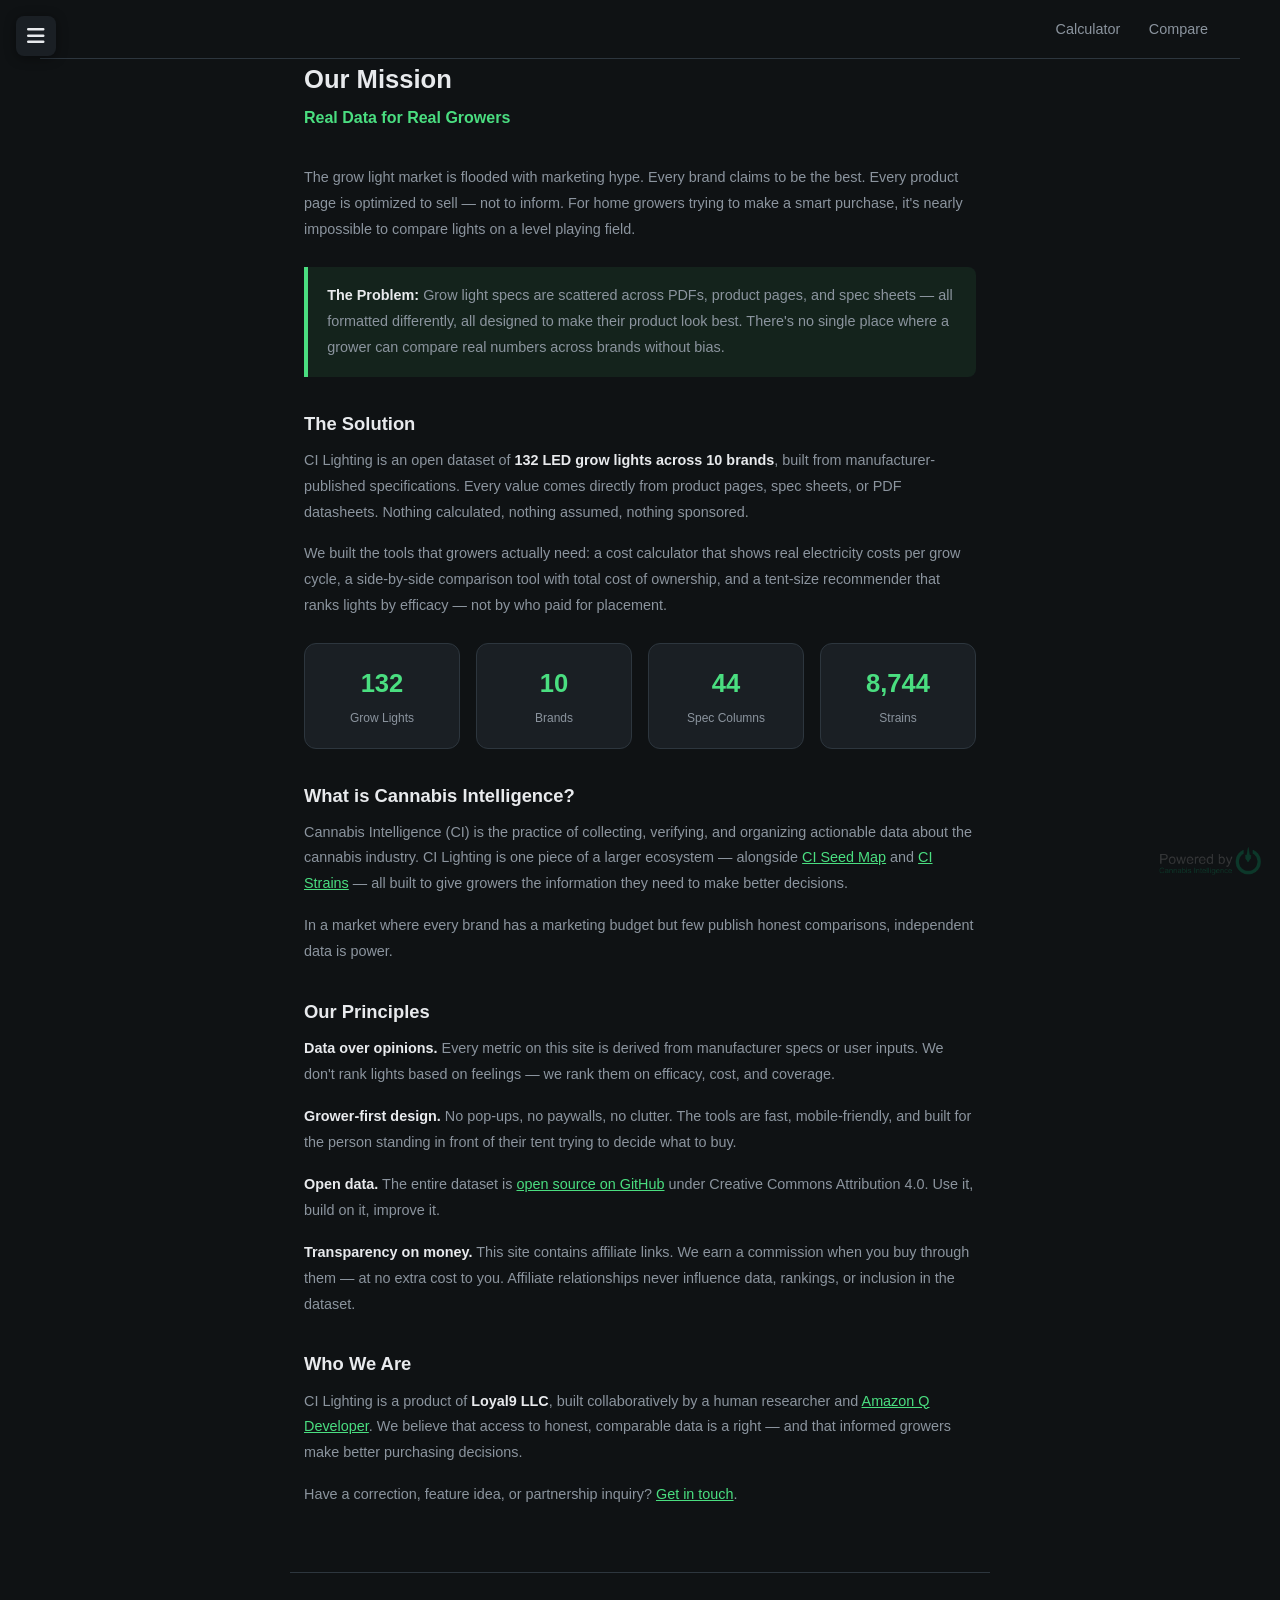
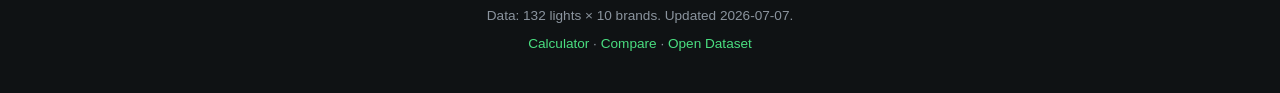
<file: mission.html>
<!DOCTYPE html>
<html lang="en">
<head>
<meta charset="UTF-8">
<meta name="viewport" content="width=device-width, initial-scale=1.0">
<!-- Google tag (gtag.js) -->
<script async src="https://www.googletagmanager.com/gtag/js?id=G-2MNXK7192H"></script>
<script>
  window.dataLayer = window.dataLayer || [];
  function gtag(){dataLayer.push(arguments);}
  gtag('js', new Date());
  gtag('config', 'G-2MNXK7192H');
</script>
<title>Mission — CI Lighting</title>
<meta name="description" content="CI Lighting's mission: give home growers real data to make informed grow light decisions — not marketing hype.">
<meta property="og:title" content="Mission — CI Lighting">
<meta property="og:description" content="Real data for real growers. 132 LED grow lights, 10 brands, zero bias.">
<meta property="og:image" content="https://lighting.poweredbyci.live/img/og-image.png">
<meta property="og:url" content="https://lighting.poweredbyci.live/mission.html">
<meta property="og:type" content="article">
<meta name="twitter:card" content="summary_large_image">
<meta name="twitter:title" content="Mission — CI Lighting">
<meta name="twitter:description" content="Real data for real growers. 132 LED grow lights, 10 brands, zero bias.">
<meta name="twitter:image" content="https://lighting.poweredbyci.live/img/og-image.png">
<link rel="canonical" href="https://lighting.poweredbyci.live/mission.html">
<link rel="icon" href="img/favicon.png">
<link rel="stylesheet" href="https://cdnjs.cloudflare.com/ajax/libs/font-awesome/6.5.0/css/all.min.css"/>
<link rel="stylesheet" href="css/style.css">
<script type="application/ld+json">
{
  "@context": "https://schema.org",
  "@type": "Article",
  "headline": "CI Lighting Mission — Real Data for Real Growers",
  "description": "CI Lighting's mission: give home growers real data to make informed grow light decisions — not marketing hype.",
  "author": { "@type": "Organization", "name": "Loyal9 LLC" },
  "publisher": { "@type": "Organization", "name": "Loyal9 LLC", "url": "https://lighting.poweredbyci.live" },
  "datePublished": "2026-07-07",
  "mainEntityOfPage": "https://lighting.poweredbyci.live/mission.html"
}
</script>
<style>
.mission { max-width: 720px; margin: 0 auto; padding: 0 1.5rem 3rem; }
.mission h1 { font-size: 1.6rem; margin-bottom: 0.3rem; }
.mission .subtitle { color: var(--accent); font-size: 1rem; font-weight: 600; margin-bottom: 2rem; }
.mission h2 { font-size: 1.15rem; margin-top: 2rem; margin-bottom: 0.6rem; color: var(--text); }
.mission p { color: var(--text-muted); font-size: 0.9rem; line-height: 1.8; margin-bottom: 1rem; }
.mission strong { color: var(--text); }
.mission a { color: var(--accent); }
.highlight-box { background: var(--accent-bg); border-left: 4px solid var(--accent); padding: 1rem 1.2rem; margin: 1.5rem 0; border-radius: 0 var(--radius-sm) var(--radius-sm) 0; }
.highlight-box p { margin-bottom: 0; }
.stats { display: flex; gap: 1rem; flex-wrap: wrap; margin: 1.5rem 0; }
.stat { flex: 1; min-width: 120px; background: var(--surface); border: 1px solid var(--border); border-radius: var(--radius); padding: 1.2rem; text-align: center; }
.stat .num { font-size: 1.6rem; font-weight: 700; color: var(--accent); }
.stat .label { font-size: 0.75rem; color: var(--text-muted); margin-top: 0.3rem; }
</style>
</head>
<body>

  <button id="menu-btn" aria-label="Menu"><i class="fa-solid fa-bars"></i></button>
  <div id="menu-overlay"></div>
  <div id="menu-panel">
    <button id="menu-close" aria-label="Close menu"><i class="fa-solid fa-xmark"></i></button>
    <div class="menu-header">
      <img src="img/ci-badge-color.svg" alt="CI">
      <span>CI Lighting</span>
    </div>
    <nav>
      <a href="index.html"><i class="fa-solid fa-calculator"></i> Calculator</a>
      <a href="compare.html"><i class="fa-solid fa-scale-balanced"></i> Compare</a>
      <a href="partners.html"><i class="fa-solid fa-handshake"></i> Partners</a>
      <a href="articles.html"><i class="fa-solid fa-book-open"></i> Articles</a>
      <a href="mission.html"><i class="fa-solid fa-bullseye"></i> Mission</a>
      <a href="contact.html"><i class="fa-solid fa-envelope"></i> Contact</a>
      <a href="https://github.com/Shannon-Goddard/lighting-calculator" target="_blank"><i class="fa-brands fa-github"></i> GitHub</a>
    </nav>
    <div class="menu-legal">
      <a href="privacy.html">Privacy</a>
      <a href="terms.html">Terms</a>
      <a href="disclaimer.html">Disclaimer</a>
    </div>
  </div>

  <header>
    <nav>
      <div class="nav-links">
        <a href="index.html">Calculator</a>
        <a href="compare.html">Compare</a>
      </div>
    </nav>
  </header>

  <main>
    <div class="mission">

<h1>Our Mission</h1>
<p class="subtitle">Real Data for Real Growers</p>

<p>The grow light market is flooded with marketing hype. Every brand claims to be the best. Every product page is optimized to sell — not to inform. For home growers trying to make a smart purchase, it's nearly impossible to compare lights on a level playing field.</p>

<div class="highlight-box">
  <p><strong>The Problem:</strong> Grow light specs are scattered across PDFs, product pages, and spec sheets — all formatted differently, all designed to make their product look best. There's no single place where a grower can compare real numbers across brands without bias.</p>
</div>

<h2>The Solution</h2>

<p>CI Lighting is an open dataset of <strong>132 LED grow lights across 10 brands</strong>, built from manufacturer-published specifications. Every value comes directly from product pages, spec sheets, or PDF datasheets. Nothing calculated, nothing assumed, nothing sponsored.</p>

<p>We built the tools that growers actually need: a cost calculator that shows real electricity costs per grow cycle, a side-by-side comparison tool with total cost of ownership, and a tent-size recommender that ranks lights by efficacy — not by who paid for placement.</p>

<div class="stats">
  <div class="stat"><div class="num">132</div><div class="label">Grow Lights</div></div>
  <div class="stat"><div class="num">10</div><div class="label">Brands</div></div>
  <div class="stat"><div class="num">44</div><div class="label">Spec Columns</div></div>
  <div class="stat"><div class="num">8,744</div><div class="label">Strains</div></div>
</div>

<h2>What is Cannabis Intelligence?</h2>

<p>Cannabis Intelligence (CI) is the practice of collecting, verifying, and organizing actionable data about the cannabis industry. CI Lighting is one piece of a larger ecosystem — alongside <a href="https://seed-map.poweredbyci.live" target="_blank">CI Seed Map</a> and <a href="https://poweredbyci.live" target="_blank">CI Strains</a> — all built to give growers the information they need to make better decisions.</p>

<p>In a market where every brand has a marketing budget but few publish honest comparisons, independent data is power.</p>

<h2>Our Principles</h2>

<p><strong>Data over opinions.</strong> Every metric on this site is derived from manufacturer specs or user inputs. We don't rank lights based on feelings — we rank them on efficacy, cost, and coverage.</p>

<p><strong>Grower-first design.</strong> No pop-ups, no paywalls, no clutter. The tools are fast, mobile-friendly, and built for the person standing in front of their tent trying to decide what to buy.</p>

<p><strong>Open data.</strong> The entire dataset is <a href="https://github.com/Shannon-Goddard/lighting-calculator" target="_blank">open source on GitHub</a> under Creative Commons Attribution 4.0. Use it, build on it, improve it.</p>

<p><strong>Transparency on money.</strong> This site contains affiliate links. We earn a commission when you buy through them — at no extra cost to you. Affiliate relationships never influence data, rankings, or inclusion in the dataset.</p>

<h2>Who We Are</h2>

<p>CI Lighting is a product of <strong>Loyal9 LLC</strong>, built collaboratively by a human researcher and <a href="https://aws.amazon.com/q/developer/" target="_blank">Amazon Q Developer</a>. We believe that access to honest, comparable data is a right — and that informed growers make better purchasing decisions.</p>

<p>Have a correction, feature idea, or partnership inquiry? <a href="contact.html">Get in touch</a>.</p>

    </div>
  </main>

  <footer>
    <p>Data: 132 lights × 10 brands. Updated 2026-07-07.</p>
    <p><a href="index.html">Calculator</a> · <a href="compare.html">Compare</a> · <a href="https://github.com/Shannon-Goddard/lighting-calculator" target="_blank">Open Dataset</a></p>
  </footer>

  <div class="ci-watermark"><img src="img/ci-badge-color.svg" alt="CI"></div>

  <script>
    const menuBtn = document.getElementById('menu-btn');
    const menuPanel = document.getElementById('menu-panel');
    const menuOverlay = document.getElementById('menu-overlay');
    const menuClose = document.getElementById('menu-close');
    menuBtn.addEventListener('click', () => { menuPanel.classList.add('open'); menuOverlay.classList.add('open'); });
    menuOverlay.addEventListener('click', () => { menuPanel.classList.remove('open'); menuOverlay.classList.remove('open'); });
    menuClose.addEventListener('click', () => { menuPanel.classList.remove('open'); menuOverlay.classList.remove('open'); });
    document.addEventListener('keydown', e => { if (e.key === 'Escape') { menuPanel.classList.remove('open'); menuOverlay.classList.remove('open'); } });
  </script>
</body>
</html>
</file>
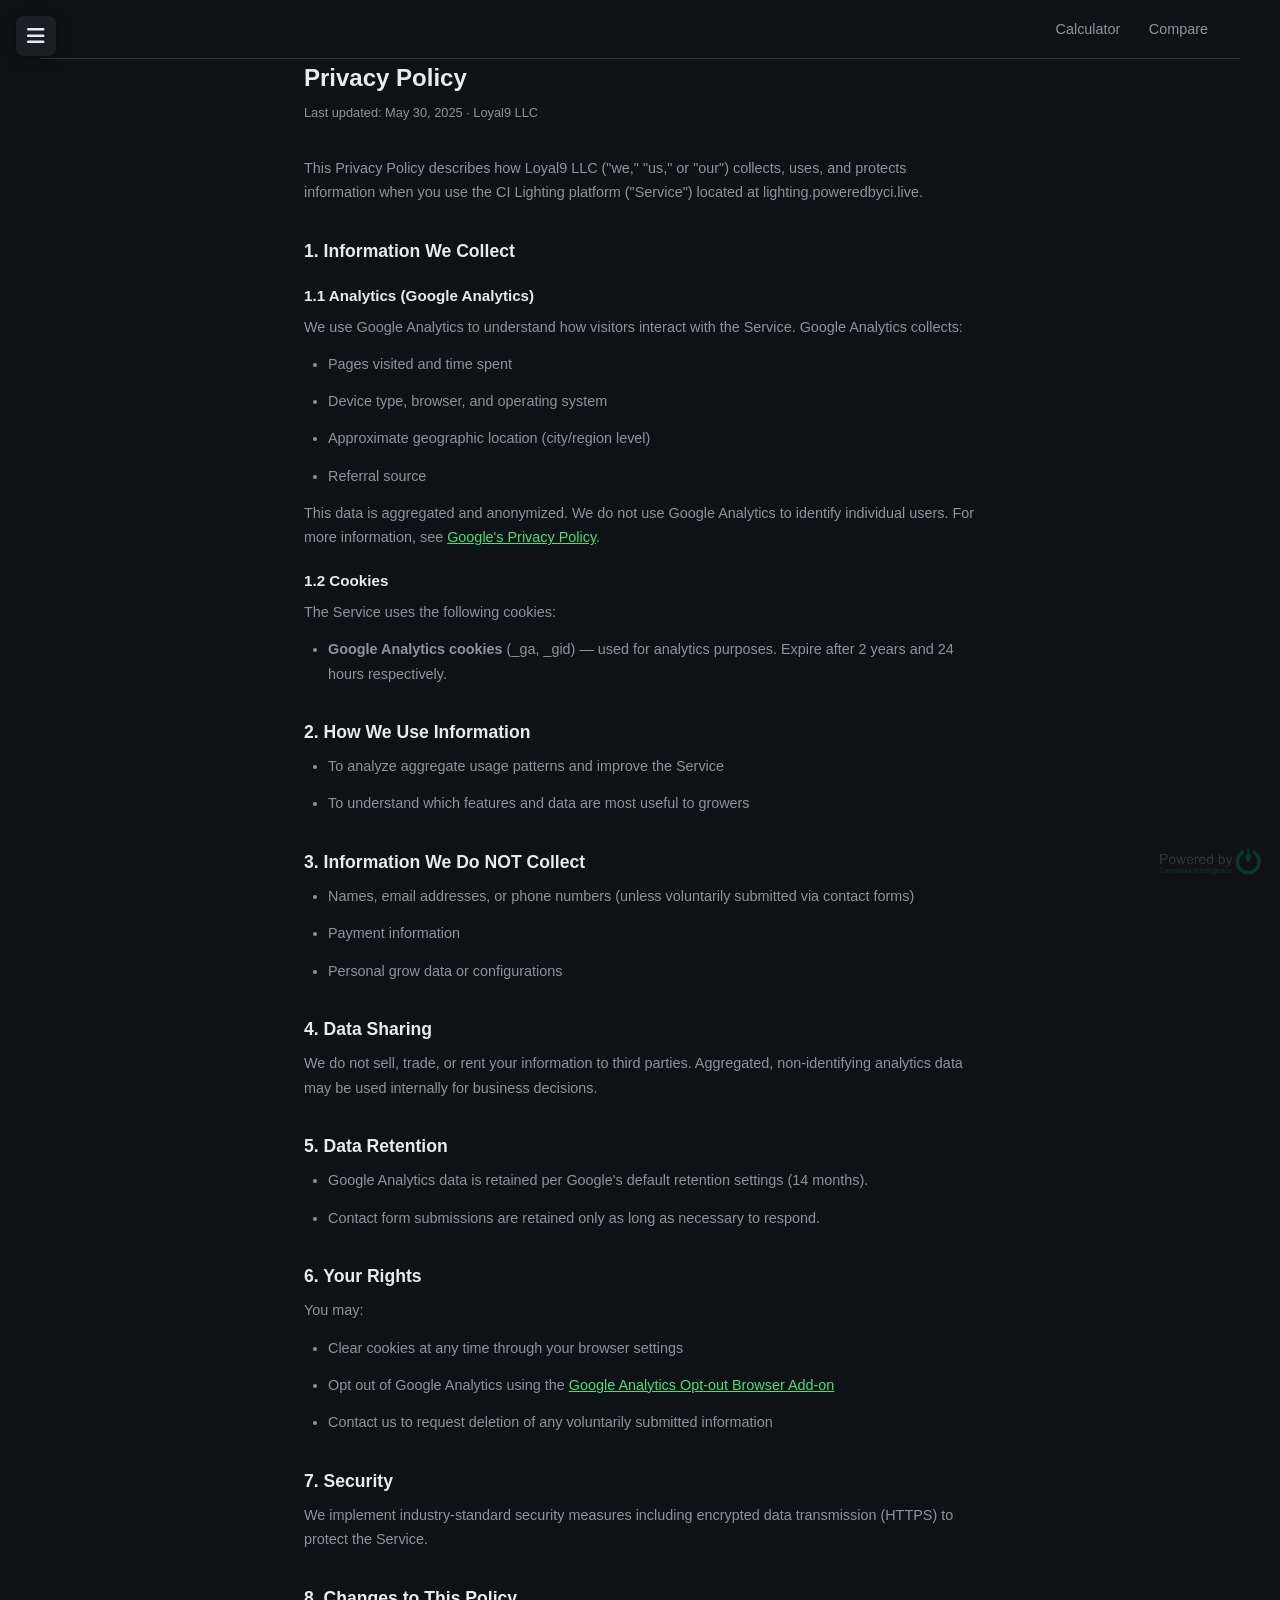
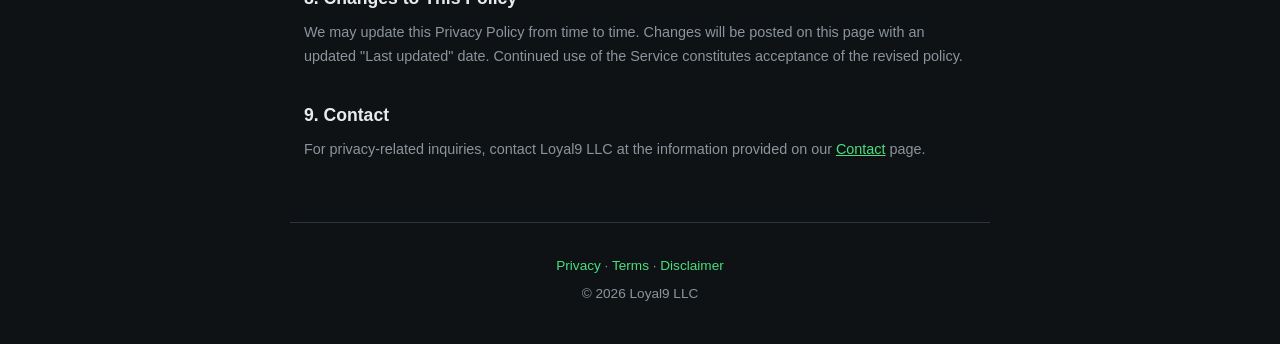
<file: privacy.html>
<!DOCTYPE html>
<html lang="en">
<head>
<meta charset="UTF-8">
<meta name="viewport" content="width=device-width, initial-scale=1.0">
<!-- Google tag (gtag.js) -->
<script async src="https://www.googletagmanager.com/gtag/js?id=G-2MNXK7192H"></script>
<script>
  window.dataLayer = window.dataLayer || [];
  function gtag(){dataLayer.push(arguments);}
  gtag('js', new Date());
  gtag('config', 'G-2MNXK7192H');
</script>
<title>Privacy Policy — CI Lighting</title>
<link rel="icon" href="img/favicon.png">
<link rel="stylesheet" href="https://cdnjs.cloudflare.com/ajax/libs/font-awesome/6.5.0/css/all.min.css"/>
<link rel="stylesheet" href="css/style.css">
<style>
.legal-content { max-width: 720px; margin: 0 auto; padding: 0 1.5rem 3rem; color: var(--text); }
.legal-content h1 { font-size: 1.5rem; margin-bottom: 0.3rem; }
.legal-content h2 { font-size: 1.1rem; margin-top: 2rem; margin-bottom: 0.5rem; color: var(--text); }
.legal-content h3 { font-size: 0.95rem; margin-top: 1.2rem; margin-bottom: 0.4rem; }
.legal-content p, .legal-content li { margin-bottom: 0.8rem; font-size: 0.9rem; color: var(--text-muted); line-height: 1.7; }
.legal-content ul { padding-left: 1.5rem; }
.legal-content a { color: var(--accent); }
.legal-content .meta { color: var(--text-muted); font-size: 0.8rem; margin-bottom: 2rem; }
</style>
</head>
<body>

  <button id="menu-btn" aria-label="Menu"><i class="fa-solid fa-bars"></i></button>
  <div id="menu-overlay"></div>
  <div id="menu-panel">
    <button id="menu-close" aria-label="Close menu"><i class="fa-solid fa-xmark"></i></button>
    <div class="menu-header">
      <img src="img/ci-badge-color.svg" alt="CI">
      <span>CI Lighting</span>
    </div>
    <nav>
      <a href="index.html"><i class="fa-solid fa-calculator"></i> Calculator</a>
      <a href="compare.html"><i class="fa-solid fa-scale-balanced"></i> Compare</a>
      <a href="partners.html"><i class="fa-solid fa-handshake"></i> Partners</a>
      <a href="articles.html"><i class="fa-solid fa-book-open"></i> Articles</a>
      <a href="mission.html"><i class="fa-solid fa-bullseye"></i> Mission</a>
      <a href="contact.html"><i class="fa-solid fa-envelope"></i> Contact</a>
      <a href="https://github.com/Shannon-Goddard/lighting-calculator" target="_blank"><i class="fa-brands fa-github"></i> GitHub</a>
    </nav>
    <div class="menu-legal">
      <a href="privacy.html">Privacy</a>
      <a href="terms.html">Terms</a>
      <a href="disclaimer.html">Disclaimer</a>
    </div>
  </div>

  <header>
    <nav>
      <div class="nav-links">
        <a href="index.html">Calculator</a>
        <a href="compare.html">Compare</a>
      </div>
    </nav>
  </header>

  <main>
    <div class="legal-content">

<h1>Privacy Policy</h1>
<p class="meta">Last updated: May 30, 2025 · Loyal9 LLC</p>

<p>This Privacy Policy describes how Loyal9 LLC ("we," "us," or "our") collects, uses, and protects information when you use the CI Lighting platform ("Service") located at lighting.poweredbyci.live.</p>

<h2>1. Information We Collect</h2>

<h3>1.1 Analytics (Google Analytics)</h3>
<p>We use Google Analytics to understand how visitors interact with the Service. Google Analytics collects:</p>
<ul>
  <li>Pages visited and time spent</li>
  <li>Device type, browser, and operating system</li>
  <li>Approximate geographic location (city/region level)</li>
  <li>Referral source</li>
</ul>
<p>This data is aggregated and anonymized. We do not use Google Analytics to identify individual users. For more information, see <a href="https://policies.google.com/privacy" target="_blank">Google's Privacy Policy</a>.</p>

<h3>1.2 Cookies</h3>
<p>The Service uses the following cookies:</p>
<ul>
  <li><strong>Google Analytics cookies</strong> (_ga, _gid) — used for analytics purposes. Expire after 2 years and 24 hours respectively.</li>
</ul>

<h2>2. How We Use Information</h2>
<ul>
  <li>To analyze aggregate usage patterns and improve the Service</li>
  <li>To understand which features and data are most useful to growers</li>
</ul>

<h2>3. Information We Do NOT Collect</h2>
<ul>
  <li>Names, email addresses, or phone numbers (unless voluntarily submitted via contact forms)</li>
  <li>Payment information</li>
  <li>Personal grow data or configurations</li>
</ul>

<h2>4. Data Sharing</h2>
<p>We do not sell, trade, or rent your information to third parties. Aggregated, non-identifying analytics data may be used internally for business decisions.</p>

<h2>5. Data Retention</h2>
<ul>
  <li>Google Analytics data is retained per Google's default retention settings (14 months).</li>
  <li>Contact form submissions are retained only as long as necessary to respond.</li>
</ul>

<h2>6. Your Rights</h2>
<p>You may:</p>
<ul>
  <li>Clear cookies at any time through your browser settings</li>
  <li>Opt out of Google Analytics using the <a href="https://tools.google.com/dlpage/gaoptout" target="_blank">Google Analytics Opt-out Browser Add-on</a></li>
  <li>Contact us to request deletion of any voluntarily submitted information</li>
</ul>

<h2>7. Security</h2>
<p>We implement industry-standard security measures including encrypted data transmission (HTTPS) to protect the Service.</p>

<h2>8. Changes to This Policy</h2>
<p>We may update this Privacy Policy from time to time. Changes will be posted on this page with an updated "Last updated" date. Continued use of the Service constitutes acceptance of the revised policy.</p>

<h2>9. Contact</h2>
<p>For privacy-related inquiries, contact Loyal9 LLC at the information provided on our <a href="contact.html">Contact</a> page.</p>

    </div>
  </main>

  <footer>
    <p><a href="privacy.html">Privacy</a> · <a href="terms.html">Terms</a> · <a href="disclaimer.html">Disclaimer</a></p>
    <p>© 2026 Loyal9 LLC</p>
  </footer>

  <div class="ci-watermark"><img src="img/ci-badge-color.svg" alt="CI"></div>

  <script>
    const menuBtn = document.getElementById('menu-btn');
    const menuPanel = document.getElementById('menu-panel');
    const menuOverlay = document.getElementById('menu-overlay');
    const menuClose = document.getElementById('menu-close');
    menuBtn.addEventListener('click', () => { menuPanel.classList.add('open'); menuOverlay.classList.add('open'); });
    menuOverlay.addEventListener('click', () => { menuPanel.classList.remove('open'); menuOverlay.classList.remove('open'); });
    menuClose.addEventListener('click', () => { menuPanel.classList.remove('open'); menuOverlay.classList.remove('open'); });
    document.addEventListener('keydown', e => { if (e.key === 'Escape') { menuPanel.classList.remove('open'); menuOverlay.classList.remove('open'); } });
  </script>
</body>
</html>
</file>
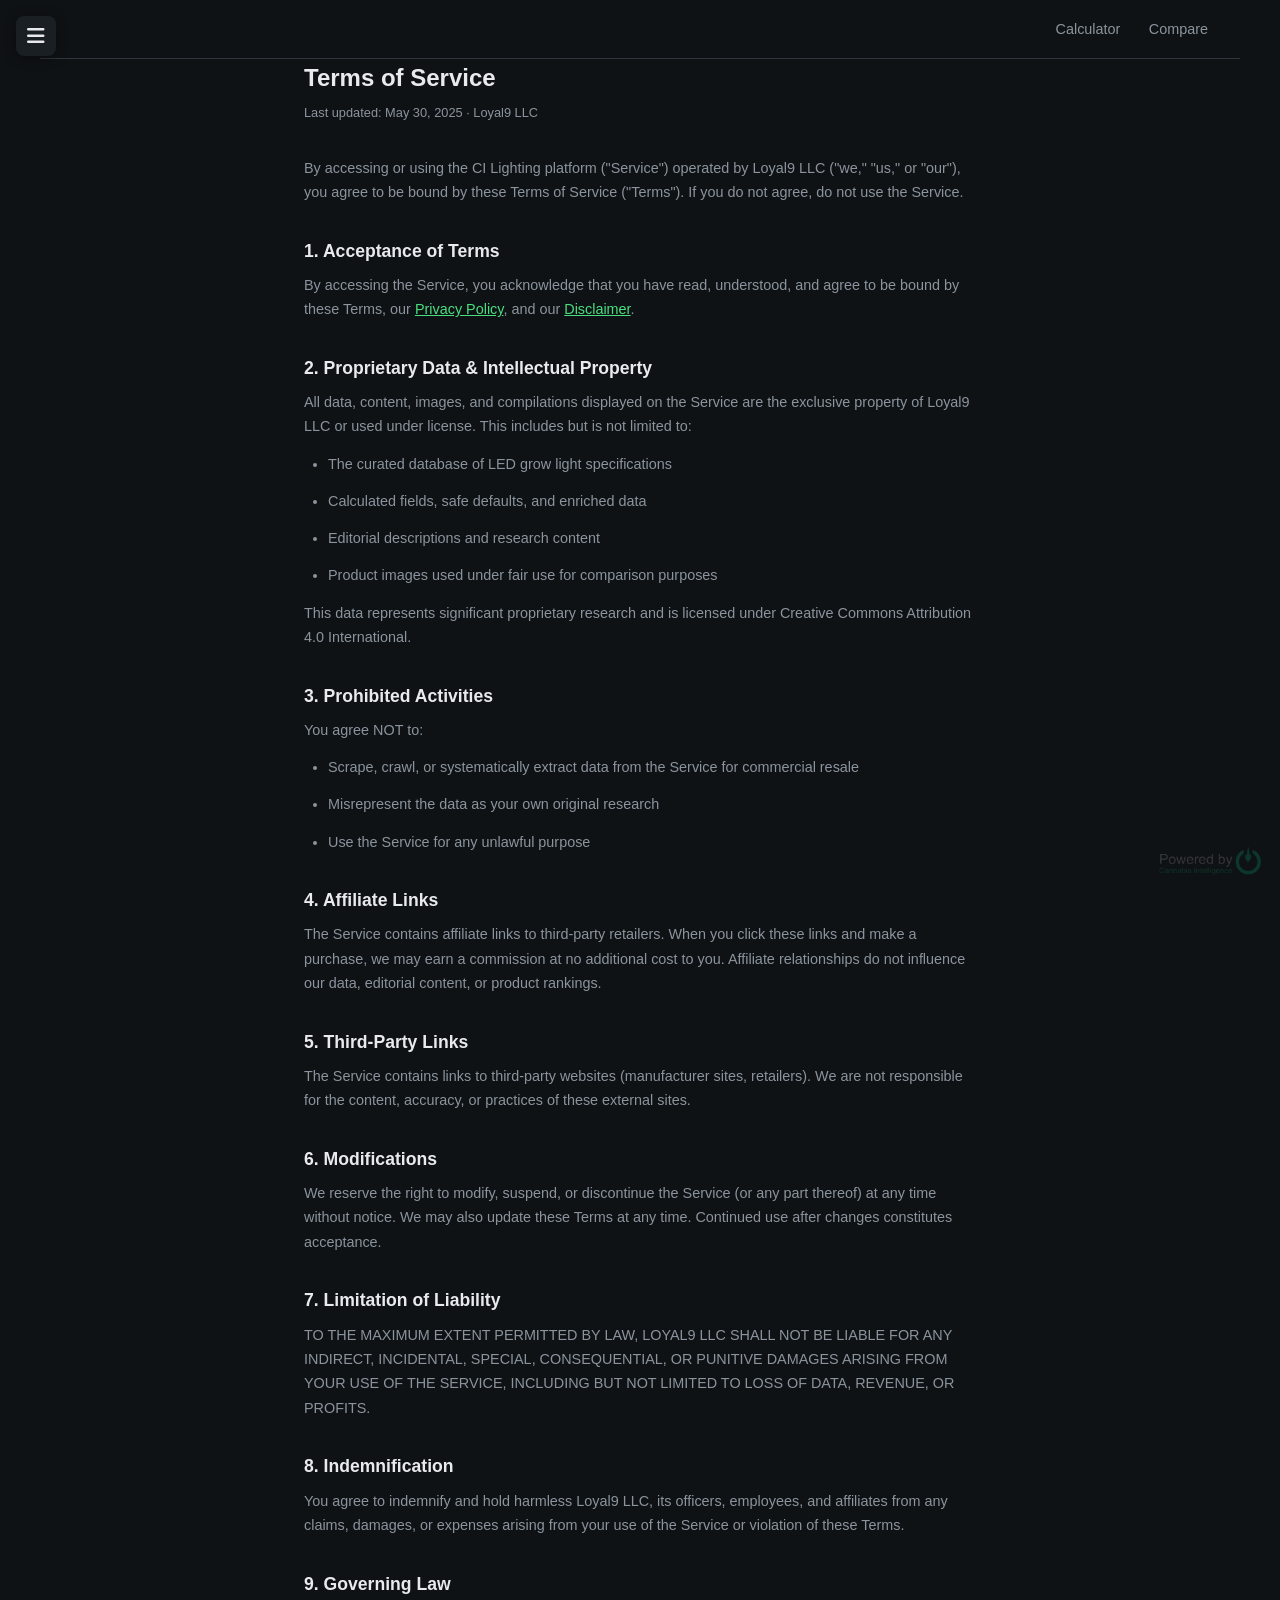
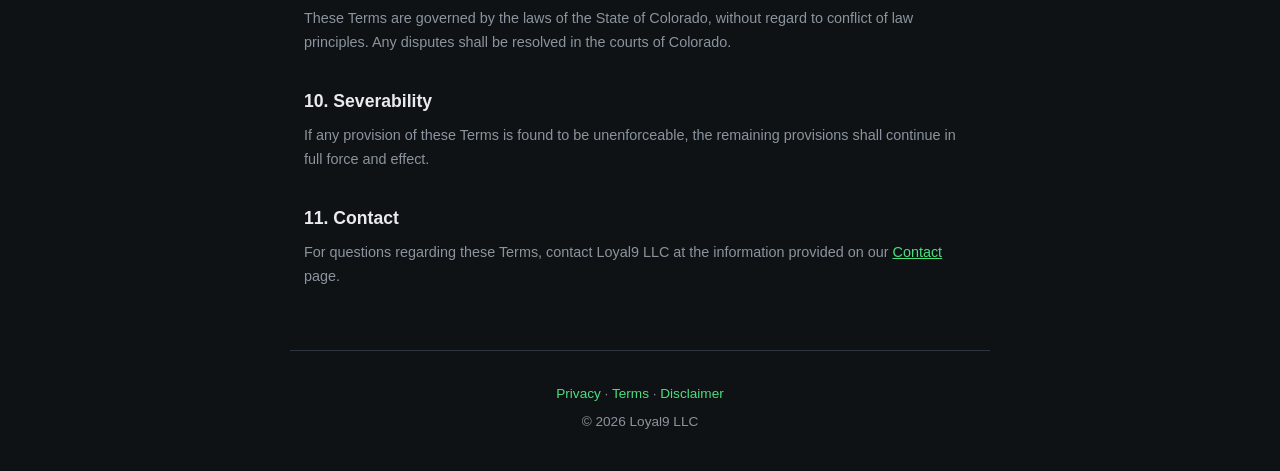
<file: terms.html>
<!DOCTYPE html>
<html lang="en">
<head>
<meta charset="UTF-8">
<meta name="viewport" content="width=device-width, initial-scale=1.0">
<!-- Google tag (gtag.js) -->
<script async src="https://www.googletagmanager.com/gtag/js?id=G-2MNXK7192H"></script>
<script>
  window.dataLayer = window.dataLayer || [];
  function gtag(){dataLayer.push(arguments);}
  gtag('js', new Date());
  gtag('config', 'G-2MNXK7192H');
</script>
<title>Terms of Service — CI Lighting</title>
<link rel="icon" href="img/favicon.png">
<link rel="stylesheet" href="https://cdnjs.cloudflare.com/ajax/libs/font-awesome/6.5.0/css/all.min.css"/>
<link rel="stylesheet" href="css/style.css">
<style>
.legal-content { max-width: 720px; margin: 0 auto; padding: 0 1.5rem 3rem; color: var(--text); }
.legal-content h1 { font-size: 1.5rem; margin-bottom: 0.3rem; }
.legal-content h2 { font-size: 1.1rem; margin-top: 2rem; margin-bottom: 0.5rem; color: var(--text); }
.legal-content p, .legal-content li { margin-bottom: 0.8rem; font-size: 0.9rem; color: var(--text-muted); line-height: 1.7; }
.legal-content ul { padding-left: 1.5rem; }
.legal-content a { color: var(--accent); }
.legal-content .meta { color: var(--text-muted); font-size: 0.8rem; margin-bottom: 2rem; }
</style>
</head>
<body>

  <button id="menu-btn" aria-label="Menu"><i class="fa-solid fa-bars"></i></button>
  <div id="menu-overlay"></div>
  <div id="menu-panel">
    <button id="menu-close" aria-label="Close menu"><i class="fa-solid fa-xmark"></i></button>
    <div class="menu-header">
      <img src="img/ci-badge-color.svg" alt="CI">
      <span>CI Lighting</span>
    </div>
    <nav>
      <a href="index.html"><i class="fa-solid fa-calculator"></i> Calculator</a>
      <a href="compare.html"><i class="fa-solid fa-scale-balanced"></i> Compare</a>
      <a href="partners.html"><i class="fa-solid fa-handshake"></i> Partners</a>
      <a href="articles.html"><i class="fa-solid fa-book-open"></i> Articles</a>
      <a href="mission.html"><i class="fa-solid fa-bullseye"></i> Mission</a>
      <a href="contact.html"><i class="fa-solid fa-envelope"></i> Contact</a>
      <a href="https://github.com/Shannon-Goddard/lighting-calculator" target="_blank"><i class="fa-brands fa-github"></i> GitHub</a>
    </nav>
    <div class="menu-legal">
      <a href="privacy.html">Privacy</a>
      <a href="terms.html">Terms</a>
      <a href="disclaimer.html">Disclaimer</a>
    </div>
  </div>

  <header>
    <nav>
      <div class="nav-links">
        <a href="index.html">Calculator</a>
        <a href="compare.html">Compare</a>
      </div>
    </nav>
  </header>

  <main>
    <div class="legal-content">

<h1>Terms of Service</h1>
<p class="meta">Last updated: May 30, 2025 · Loyal9 LLC</p>

<p>By accessing or using the CI Lighting platform ("Service") operated by Loyal9 LLC ("we," "us," or "our"), you agree to be bound by these Terms of Service ("Terms"). If you do not agree, do not use the Service.</p>

<h2>1. Acceptance of Terms</h2>
<p>By accessing the Service, you acknowledge that you have read, understood, and agree to be bound by these Terms, our <a href="privacy.html">Privacy Policy</a>, and our <a href="disclaimer.html">Disclaimer</a>.</p>

<h2>2. Proprietary Data &amp; Intellectual Property</h2>
<p>All data, content, images, and compilations displayed on the Service are the exclusive property of Loyal9 LLC or used under license. This includes but is not limited to:</p>
<ul>
  <li>The curated database of LED grow light specifications</li>
  <li>Calculated fields, safe defaults, and enriched data</li>
  <li>Editorial descriptions and research content</li>
  <li>Product images used under fair use for comparison purposes</li>
</ul>
<p>This data represents significant proprietary research and is licensed under Creative Commons Attribution 4.0 International.</p>

<h2>3. Prohibited Activities</h2>
<p>You agree NOT to:</p>
<ul>
  <li>Scrape, crawl, or systematically extract data from the Service for commercial resale</li>
  <li>Misrepresent the data as your own original research</li>
  <li>Use the Service for any unlawful purpose</li>
</ul>

<h2>4. Affiliate Links</h2>
<p>The Service contains affiliate links to third-party retailers. When you click these links and make a purchase, we may earn a commission at no additional cost to you. Affiliate relationships do not influence our data, editorial content, or product rankings.</p>

<h2>5. Third-Party Links</h2>
<p>The Service contains links to third-party websites (manufacturer sites, retailers). We are not responsible for the content, accuracy, or practices of these external sites.</p>

<h2>6. Modifications</h2>
<p>We reserve the right to modify, suspend, or discontinue the Service (or any part thereof) at any time without notice. We may also update these Terms at any time. Continued use after changes constitutes acceptance.</p>

<h2>7. Limitation of Liability</h2>
<p>TO THE MAXIMUM EXTENT PERMITTED BY LAW, LOYAL9 LLC SHALL NOT BE LIABLE FOR ANY INDIRECT, INCIDENTAL, SPECIAL, CONSEQUENTIAL, OR PUNITIVE DAMAGES ARISING FROM YOUR USE OF THE SERVICE, INCLUDING BUT NOT LIMITED TO LOSS OF DATA, REVENUE, OR PROFITS.</p>

<h2>8. Indemnification</h2>
<p>You agree to indemnify and hold harmless Loyal9 LLC, its officers, employees, and affiliates from any claims, damages, or expenses arising from your use of the Service or violation of these Terms.</p>

<h2>9. Governing Law</h2>
<p>These Terms are governed by the laws of the State of Colorado, without regard to conflict of law principles. Any disputes shall be resolved in the courts of Colorado.</p>

<h2>10. Severability</h2>
<p>If any provision of these Terms is found to be unenforceable, the remaining provisions shall continue in full force and effect.</p>

<h2>11. Contact</h2>
<p>For questions regarding these Terms, contact Loyal9 LLC at the information provided on our <a href="contact.html">Contact</a> page.</p>

    </div>
  </main>

  <footer>
    <p><a href="privacy.html">Privacy</a> · <a href="terms.html">Terms</a> · <a href="disclaimer.html">Disclaimer</a></p>
    <p>© 2026 Loyal9 LLC</p>
  </footer>

  <div class="ci-watermark"><img src="img/ci-badge-color.svg" alt="CI"></div>

  <script>
    const menuBtn = document.getElementById('menu-btn');
    const menuPanel = document.getElementById('menu-panel');
    const menuOverlay = document.getElementById('menu-overlay');
    const menuClose = document.getElementById('menu-close');
    menuBtn.addEventListener('click', () => { menuPanel.classList.add('open'); menuOverlay.classList.add('open'); });
    menuOverlay.addEventListener('click', () => { menuPanel.classList.remove('open'); menuOverlay.classList.remove('open'); });
    menuClose.addEventListener('click', () => { menuPanel.classList.remove('open'); menuOverlay.classList.remove('open'); });
    document.addEventListener('keydown', e => { if (e.key === 'Escape') { menuPanel.classList.remove('open'); menuOverlay.classList.remove('open'); } });
  </script>
</body>
</html>
</file>
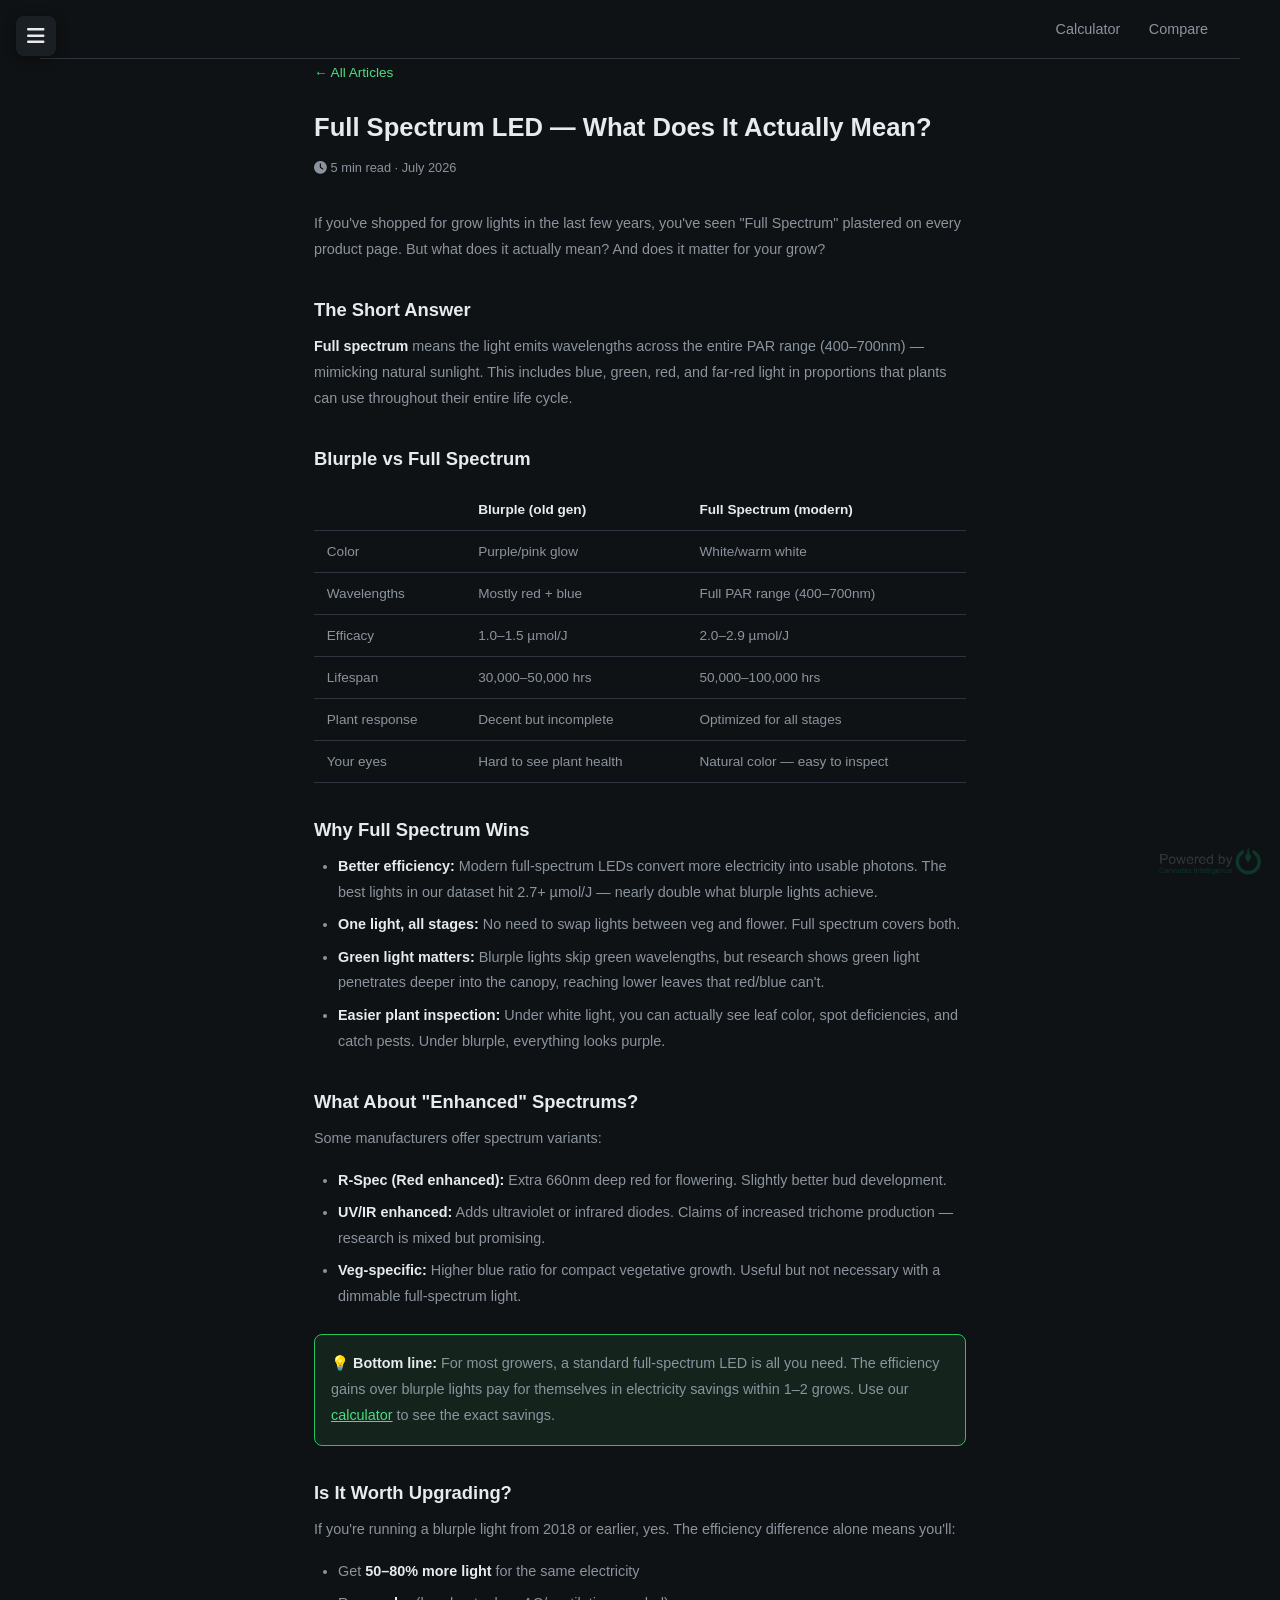
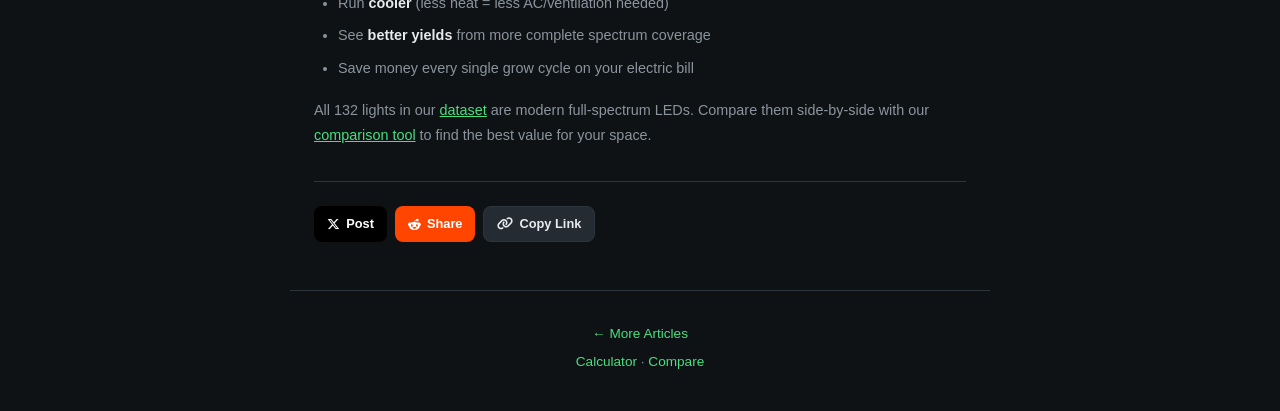
<file: articles/full-spectrum-led-explained.html>
<!DOCTYPE html>
<html lang="en">
<head>
<meta charset="UTF-8">
<meta name="viewport" content="width=device-width, initial-scale=1.0">
<!-- Google tag (gtag.js) -->
<script async src="https://www.googletagmanager.com/gtag/js?id=G-2MNXK7192H"></script>
<script>
  window.dataLayer = window.dataLayer || [];
  function gtag(){dataLayer.push(arguments);}
  gtag('js', new Date());
  gtag('config', 'G-2MNXK7192H');
</script>
<title>Full Spectrum LED — What Does It Actually Mean? — CI Lighting</title>
<meta name="description" content="Blurple vs full spectrum LEDs explained. What full spectrum means, why it matters, and how modern LEDs outperform older grow light technology.">
<meta property="og:title" content="Full Spectrum LED — What Does It Actually Mean?">
<meta property="og:description" content="Blurple vs full spectrum LEDs explained. What it means, why it matters, and why modern LEDs win.">
<meta property="og:image" content="https://lighting.poweredbyci.live/img/og-image.png">
<meta property="og:url" content="https://lighting.poweredbyci.live/articles/full-spectrum-led-explained.html">
<meta property="og:type" content="article">
<meta name="twitter:card" content="summary_large_image">
<meta name="twitter:title" content="Full Spectrum LED — What Does It Actually Mean?">
<meta name="twitter:description" content="Blurple vs full spectrum LEDs explained. What it means, why it matters, and why modern LEDs win.">
<meta name="twitter:image" content="https://lighting.poweredbyci.live/img/og-image.png">
<link rel="canonical" href="https://lighting.poweredbyci.live/articles/full-spectrum-led-explained.html">
<link rel="icon" href="../img/favicon.png">
<link rel="stylesheet" href="https://cdnjs.cloudflare.com/ajax/libs/font-awesome/6.5.0/css/all.min.css"/>
<link rel="stylesheet" href="../css/style.css">
<script type="application/ld+json">
{
  "@context": "https://schema.org",
  "@type": "Article",
  "headline": "Full Spectrum LED — What Does It Actually Mean?",
  "description": "Blurple vs full spectrum LEDs explained. What full spectrum means, why it matters, and how modern LEDs outperform older grow light technology.",
  "url": "https://lighting.poweredbyci.live/articles/full-spectrum-led-explained.html",
  "datePublished": "2026-07-07",
  "dateModified": "2026-07-07",
  "author": { "@type": "Organization", "name": "CI Lighting", "url": "https://lighting.poweredbyci.live" },
  "publisher": { "@type": "Organization", "name": "Loyal9 LLC", "url": "https://lighting.poweredbyci.live" },
  "mainEntityOfPage": { "@type": "WebPage", "@id": "https://lighting.poweredbyci.live/articles/full-spectrum-led-explained.html" }
}
</script>
<style>
.article { max-width: 700px; margin: 0 auto; padding: 0 1.5rem 3rem; }
.article h1 { font-size: 1.6rem; margin-bottom: 0.5rem; }
.article .meta { color: var(--text-muted); font-size: 0.8rem; margin-bottom: 2rem; }
.article h2 { font-size: 1.15rem; margin-top: 2rem; margin-bottom: 0.6rem; color: var(--text); }
.article p { color: var(--text-muted); font-size: 0.9rem; line-height: 1.8; margin-bottom: 1rem; }
.article ul { padding-left: 1.5rem; margin-bottom: 1rem; }
.article li { color: var(--text-muted); font-size: 0.9rem; line-height: 1.8; margin-bottom: 0.4rem; }
.article strong { color: var(--text); }
.article a { color: var(--accent); }
.article .tip-box { background: var(--accent-bg); border: 1px solid var(--accent-dim); border-radius: var(--radius-sm); padding: 1rem; margin: 1.5rem 0; }
.article .tip-box p { margin-bottom: 0; }
.article table { width: 100%; border-collapse: collapse; margin: 1rem 0; font-size: 0.85rem; }
.article th, .article td { padding: 0.6rem 0.8rem; border-bottom: 1px solid var(--border); text-align: left; }
.article th { color: var(--text); font-weight: 600; }
.article td { color: var(--text-muted); }
.back-link { display: inline-block; color: var(--accent); text-decoration: none; font-size: 0.85rem; margin-bottom: 1.5rem; }
.share-bar { display: flex; gap: 0.5rem; margin-top: 2rem; padding-top: 1.5rem; border-top: 1px solid var(--border); }
.share-bar a {
  display: inline-flex; align-items: center; gap: 0.4rem;
  padding: 0.4rem 0.8rem; border-radius: var(--radius-sm); font-size: 0.8rem; font-weight: 600;
  text-decoration: none; transition: opacity 0.2s; color: #fff;
}
.share-bar a:hover { opacity: 0.8; }
.share-bar .share-x { background: #000; }
.share-bar .share-reddit { background: #ff4500; }
.share-bar .share-copy { background: var(--surface-2); color: var(--text); border: 1px solid var(--border); cursor: pointer; }
</style>
</head>
<body>

  <button id="menu-btn" aria-label="Menu"><i class="fa-solid fa-bars"></i></button>
  <div id="menu-overlay"></div>
  <div id="menu-panel">
    <button id="menu-close" aria-label="Close menu"><i class="fa-solid fa-xmark"></i></button>
    <div class="menu-header">
      <img src="../img/ci-badge-color.svg" alt="CI">
      <span>CI Lighting</span>
    </div>
    <nav>
      <a href="../index.html"><i class="fa-solid fa-calculator"></i> Calculator</a>
      <a href="../compare.html"><i class="fa-solid fa-scale-balanced"></i> Compare</a>
      <a href="../partners.html"><i class="fa-solid fa-handshake"></i> Partners</a>
      <a href="../articles.html"><i class="fa-solid fa-book-open"></i> Articles</a>
      <a href="../mission.html"><i class="fa-solid fa-bullseye"></i> Mission</a>
      <a href="../contact.html"><i class="fa-solid fa-envelope"></i> Contact</a>
      <a href="https://github.com/Shannon-Goddard/lighting-calculator" target="_blank"><i class="fa-brands fa-github"></i> GitHub</a>
    </nav>
    <div class="menu-legal">
      <a href="../privacy.html">Privacy</a>
      <a href="../terms.html">Terms</a>
      <a href="../disclaimer.html">Disclaimer</a>
    </div>
  </div>

  <header>
    <nav>
      <div class="nav-links">
        <a href="../index.html">Calculator</a>
        <a href="../compare.html">Compare</a>
      </div>
    </nav>
  </header>

  <main>
    <div class="article">
      <a href="../articles.html" class="back-link">← All Articles</a>
      <h1>Full Spectrum LED — What Does It Actually Mean?</h1>
      <p class="meta"><i class="fa-solid fa-clock"></i> 5 min read · July 2026</p>

      <p>If you've shopped for grow lights in the last few years, you've seen "Full Spectrum" plastered on every product page. But what does it actually mean? And does it matter for your grow?</p>

      <h2>The Short Answer</h2>

      <p><strong>Full spectrum</strong> means the light emits wavelengths across the entire PAR range (400–700nm) — mimicking natural sunlight. This includes blue, green, red, and far-red light in proportions that plants can use throughout their entire life cycle.</p>

      <h2>Blurple vs Full Spectrum</h2>

      <table>
        <tr><th></th><th>Blurple (old gen)</th><th>Full Spectrum (modern)</th></tr>
        <tr><td>Color</td><td>Purple/pink glow</td><td>White/warm white</td></tr>
        <tr><td>Wavelengths</td><td>Mostly red + blue</td><td>Full PAR range (400–700nm)</td></tr>
        <tr><td>Efficacy</td><td>1.0–1.5 µmol/J</td><td>2.0–2.9 µmol/J</td></tr>
        <tr><td>Lifespan</td><td>30,000–50,000 hrs</td><td>50,000–100,000 hrs</td></tr>
        <tr><td>Plant response</td><td>Decent but incomplete</td><td>Optimized for all stages</td></tr>
        <tr><td>Your eyes</td><td>Hard to see plant health</td><td>Natural color — easy to inspect</td></tr>
      </table>

      <h2>Why Full Spectrum Wins</h2>

      <ul>
        <li><strong>Better efficiency:</strong> Modern full-spectrum LEDs convert more electricity into usable photons. The best lights in our dataset hit 2.7+ µmol/J — nearly double what blurple lights achieve.</li>
        <li><strong>One light, all stages:</strong> No need to swap lights between veg and flower. Full spectrum covers both.</li>
        <li><strong>Green light matters:</strong> Blurple lights skip green wavelengths, but research shows green light penetrates deeper into the canopy, reaching lower leaves that red/blue can't.</li>
        <li><strong>Easier plant inspection:</strong> Under white light, you can actually see leaf color, spot deficiencies, and catch pests. Under blurple, everything looks purple.</li>
      </ul>

      <h2>What About "Enhanced" Spectrums?</h2>

      <p>Some manufacturers offer spectrum variants:</p>

      <ul>
        <li><strong>R-Spec (Red enhanced):</strong> Extra 660nm deep red for flowering. Slightly better bud development.</li>
        <li><strong>UV/IR enhanced:</strong> Adds ultraviolet or infrared diodes. Claims of increased trichome production — research is mixed but promising.</li>
        <li><strong>Veg-specific:</strong> Higher blue ratio for compact vegetative growth. Useful but not necessary with a dimmable full-spectrum light.</li>
      </ul>

      <div class="tip-box">
        <p><strong>💡 Bottom line:</strong> For most growers, a standard full-spectrum LED is all you need. The efficiency gains over blurple lights pay for themselves in electricity savings within 1–2 grows. Use our <a href="../index.html">calculator</a> to see the exact savings.</p>
      </div>

      <h2>Is It Worth Upgrading?</h2>

      <p>If you're running a blurple light from 2018 or earlier, yes. The efficiency difference alone means you'll:</p>

      <ul>
        <li>Get <strong>50–80% more light</strong> for the same electricity</li>
        <li>Run <strong>cooler</strong> (less heat = less AC/ventilation needed)</li>
        <li>See <strong>better yields</strong> from more complete spectrum coverage</li>
        <li>Save money every single grow cycle on your electric bill</li>
      </ul>

      <p>All 132 lights in our <a href="../partners.html">dataset</a> are modern full-spectrum LEDs. Compare them side-by-side with our <a href="../compare.html">comparison tool</a> to find the best value for your space.</p>

      <div class="share-bar">
        <a class="share-x" href="https://twitter.com/intent/tweet?text=Full%20Spectrum%20LED%20%E2%80%94%20What%20does%20it%20actually%20mean%3F&url=https://lighting.poweredbyci.live/articles/full-spectrum-led-explained.html" target="_blank"><i class="fa-brands fa-x-twitter"></i> Post</a>
        <a class="share-reddit" href="https://reddit.com/submit?url=https://lighting.poweredbyci.live/articles/full-spectrum-led-explained.html&title=Full%20Spectrum%20LED%20%E2%80%94%20What%20Does%20It%20Actually%20Mean%3F" target="_blank"><i class="fa-brands fa-reddit-alien"></i> Share</a>
        <a class="share-copy" onclick="navigator.clipboard.writeText(window.location.href);this.innerHTML='<i class=\'fa-solid fa-check\'></i> Copied!';setTimeout(()=>this.innerHTML='<i class=\'fa-solid fa-link\'></i> Copy Link',1500)"><i class="fa-solid fa-link"></i> Copy Link</a>
      </div>
    </div>
  </main>

  <footer>
    <p><a href="../articles.html">← More Articles</a></p>
    <p><a href="../index.html">Calculator</a> · <a href="../compare.html">Compare</a></p>
  </footer>

  <div class="ci-watermark"><img src="../img/ci-badge-color.svg" alt="CI"></div>

  <script>
    const menuBtn = document.getElementById('menu-btn');
    const menuPanel = document.getElementById('menu-panel');
    const menuOverlay = document.getElementById('menu-overlay');
    const menuClose = document.getElementById('menu-close');
    menuBtn.addEventListener('click', () => { menuPanel.classList.add('open'); menuOverlay.classList.add('open'); });
    menuOverlay.addEventListener('click', () => { menuPanel.classList.remove('open'); menuOverlay.classList.remove('open'); });
    menuClose.addEventListener('click', () => { menuPanel.classList.remove('open'); menuOverlay.classList.remove('open'); });
    document.addEventListener('keydown', e => { if (e.key === 'Escape') { menuPanel.classList.remove('open'); menuOverlay.classList.remove('open'); } });
  </script>
</body>
</html>
</file>
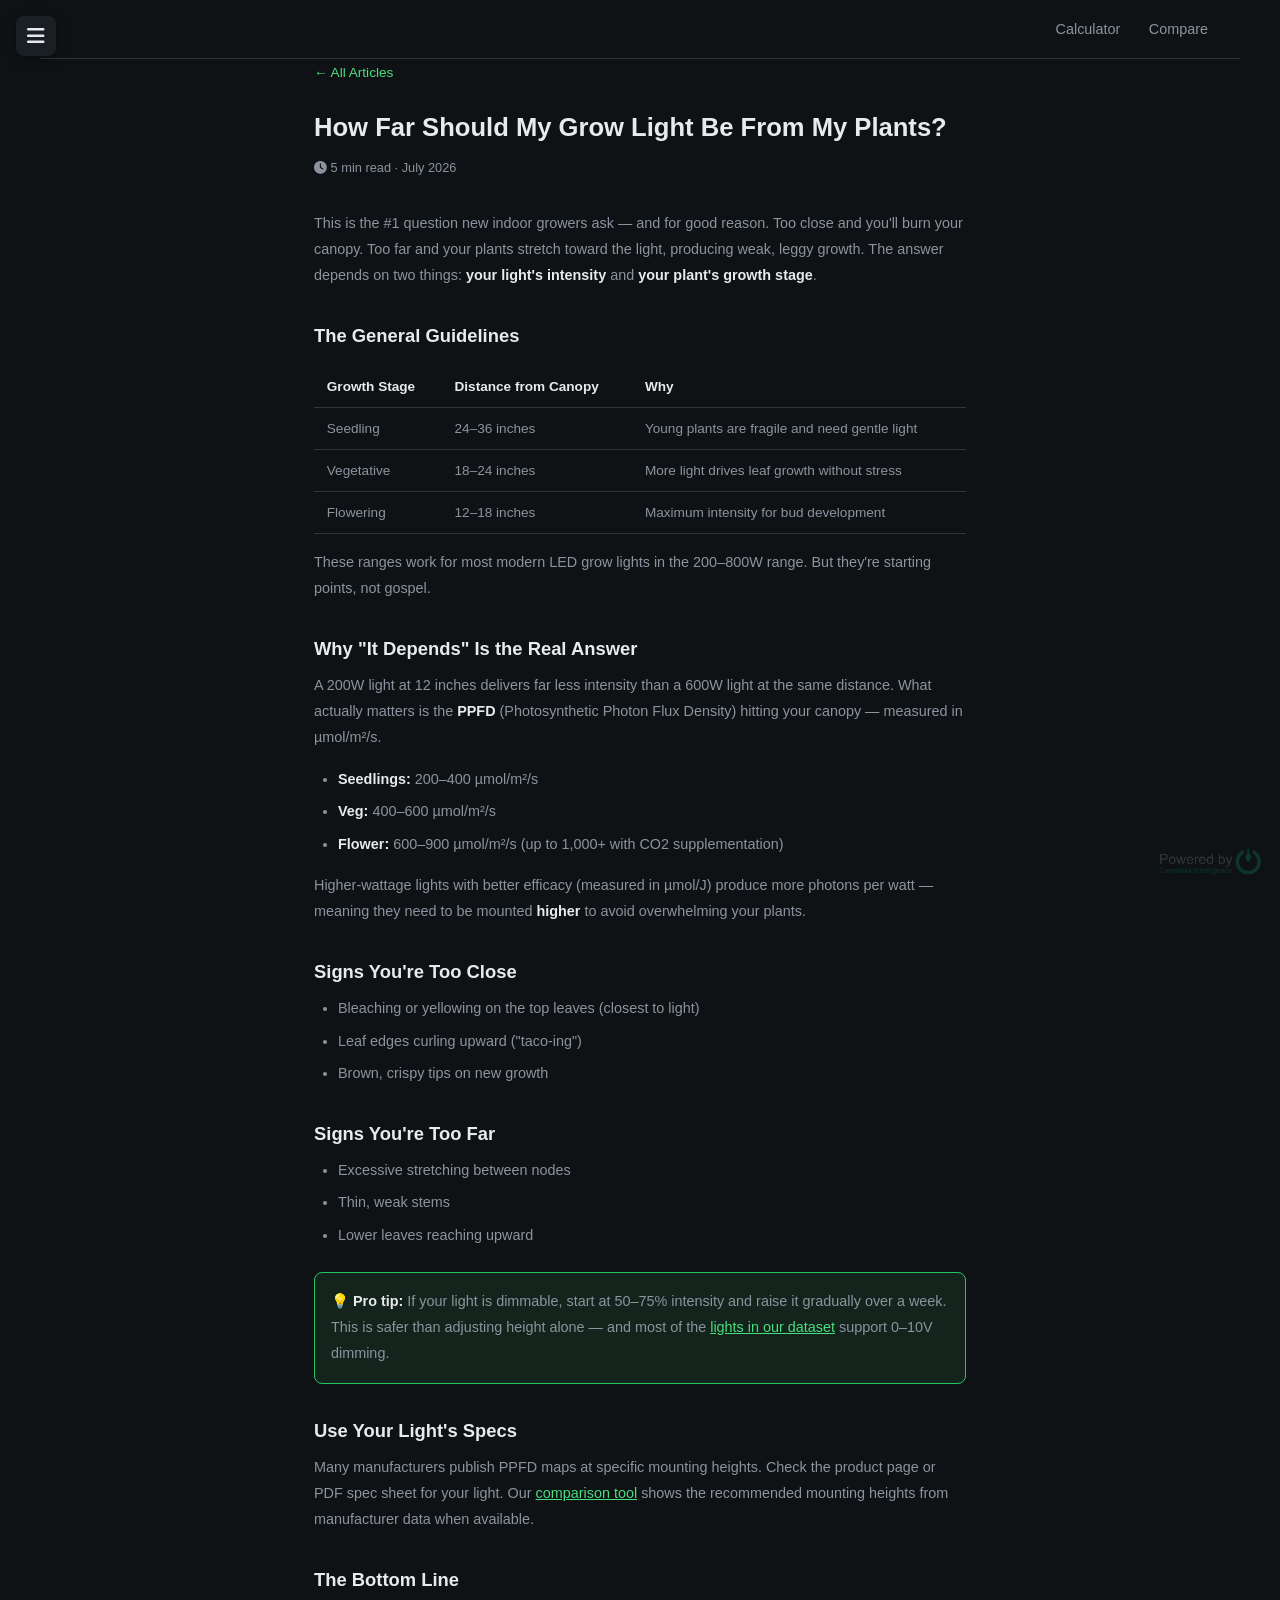
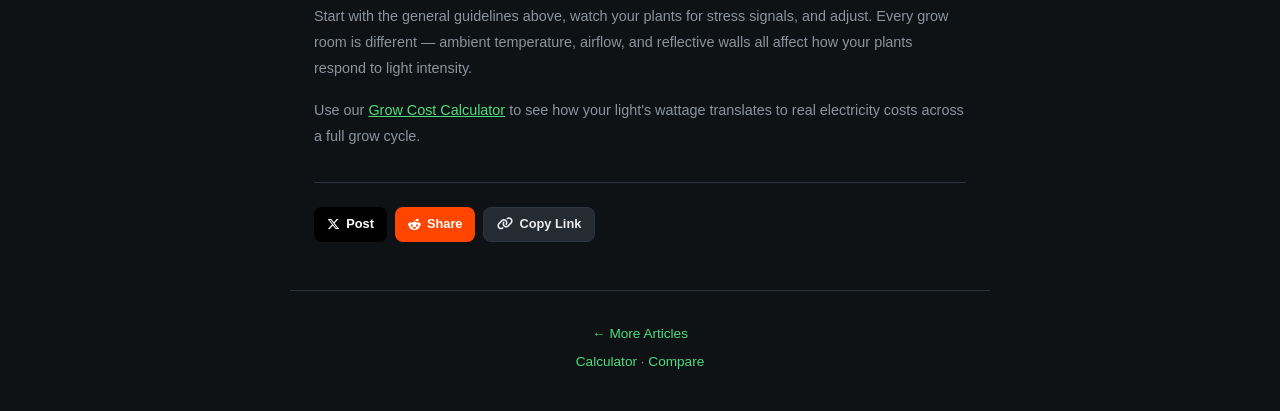
<file: articles/how-far-should-grow-light-be.html>
<!DOCTYPE html>
<html lang="en">
<head>
<meta charset="UTF-8">
<meta name="viewport" content="width=device-width, initial-scale=1.0">
<!-- Google tag (gtag.js) -->
<script async src="https://www.googletagmanager.com/gtag/js?id=G-2MNXK7192H"></script>
<script>
  window.dataLayer = window.dataLayer || [];
  function gtag(){dataLayer.push(arguments);}
  gtag('js', new Date());
  gtag('config', 'G-2MNXK7192H');
</script>
<title>How Far Should My Grow Light Be From My Plants? — CI Lighting</title>
<meta name="description" content="Learn the ideal distance for your LED grow light at every growth stage. Avoid light burn and stretching with these guidelines.">
<meta property="og:title" content="How Far Should My Grow Light Be From My Plants?">
<meta property="og:description" content="Light distance guidelines for every growth stage. Avoid burn and stretching with these LED grow light tips.">
<meta property="og:image" content="https://lighting.poweredbyci.live/img/og-image.png">
<meta property="og:url" content="https://lighting.poweredbyci.live/articles/how-far-should-grow-light-be.html">
<meta property="og:type" content="article">
<meta name="twitter:card" content="summary_large_image">
<meta name="twitter:title" content="How Far Should My Grow Light Be From My Plants?">
<meta name="twitter:description" content="Light distance guidelines for every growth stage. Avoid burn and stretching with these LED grow light tips.">
<meta name="twitter:image" content="https://lighting.poweredbyci.live/img/og-image.png">
<link rel="canonical" href="https://lighting.poweredbyci.live/articles/how-far-should-grow-light-be.html">
<link rel="icon" href="../img/favicon.png">
<link rel="stylesheet" href="https://cdnjs.cloudflare.com/ajax/libs/font-awesome/6.5.0/css/all.min.css"/>
<link rel="stylesheet" href="../css/style.css">
<script type="application/ld+json">
{
  "@context": "https://schema.org",
  "@type": "Article",
  "headline": "How Far Should My Grow Light Be From My Plants?",
  "description": "Learn the ideal distance for your LED grow light at every growth stage. Avoid light burn and stretching with these guidelines.",
  "url": "https://lighting.poweredbyci.live/articles/how-far-should-grow-light-be.html",
  "datePublished": "2026-07-07",
  "dateModified": "2026-07-07",
  "author": { "@type": "Organization", "name": "CI Lighting", "url": "https://lighting.poweredbyci.live" },
  "publisher": { "@type": "Organization", "name": "Loyal9 LLC", "url": "https://lighting.poweredbyci.live" },
  "mainEntityOfPage": { "@type": "WebPage", "@id": "https://lighting.poweredbyci.live/articles/how-far-should-grow-light-be.html" }
}
</script>
<style>
.article { max-width: 700px; margin: 0 auto; padding: 0 1.5rem 3rem; }
.article h1 { font-size: 1.6rem; margin-bottom: 0.5rem; }
.article .meta { color: var(--text-muted); font-size: 0.8rem; margin-bottom: 2rem; }
.article h2 { font-size: 1.15rem; margin-top: 2rem; margin-bottom: 0.6rem; color: var(--text); }
.article p { color: var(--text-muted); font-size: 0.9rem; line-height: 1.8; margin-bottom: 1rem; }
.article ul { padding-left: 1.5rem; margin-bottom: 1rem; }
.article li { color: var(--text-muted); font-size: 0.9rem; line-height: 1.8; margin-bottom: 0.4rem; }
.article strong { color: var(--text); }
.article a { color: var(--accent); }
.article .tip-box { background: var(--accent-bg); border: 1px solid var(--accent-dim); border-radius: var(--radius-sm); padding: 1rem; margin: 1.5rem 0; }
.article .tip-box p { margin-bottom: 0; }
.article table { width: 100%; border-collapse: collapse; margin: 1rem 0; font-size: 0.85rem; }
.article th, .article td { padding: 0.6rem 0.8rem; border-bottom: 1px solid var(--border); text-align: left; }
.article th { color: var(--text); font-weight: 600; }
.article td { color: var(--text-muted); }
.back-link { display: inline-block; color: var(--accent); text-decoration: none; font-size: 0.85rem; margin-bottom: 1.5rem; }
.share-bar { display: flex; gap: 0.5rem; margin-top: 2rem; padding-top: 1.5rem; border-top: 1px solid var(--border); }
.share-bar a {
  display: inline-flex; align-items: center; gap: 0.4rem;
  padding: 0.4rem 0.8rem; border-radius: var(--radius-sm); font-size: 0.8rem; font-weight: 600;
  text-decoration: none; transition: opacity 0.2s; color: #fff;
}
.share-bar a:hover { opacity: 0.8; }
.share-bar .share-x { background: #000; }
.share-bar .share-reddit { background: #ff4500; }
.share-bar .share-copy { background: var(--surface-2); color: var(--text); border: 1px solid var(--border); cursor: pointer; }
</style>
</head>
<body>

  <button id="menu-btn" aria-label="Menu"><i class="fa-solid fa-bars"></i></button>
  <div id="menu-overlay"></div>
  <div id="menu-panel">
    <button id="menu-close" aria-label="Close menu"><i class="fa-solid fa-xmark"></i></button>
    <div class="menu-header">
      <img src="../img/ci-badge-color.svg" alt="CI">
      <span>CI Lighting</span>
    </div>
    <nav>
      <a href="../index.html"><i class="fa-solid fa-calculator"></i> Calculator</a>
      <a href="../compare.html"><i class="fa-solid fa-scale-balanced"></i> Compare</a>
      <a href="../partners.html"><i class="fa-solid fa-handshake"></i> Partners</a>
      <a href="../articles.html"><i class="fa-solid fa-book-open"></i> Articles</a>
      <a href="../mission.html"><i class="fa-solid fa-bullseye"></i> Mission</a>
      <a href="../contact.html"><i class="fa-solid fa-envelope"></i> Contact</a>
      <a href="https://github.com/Shannon-Goddard/lighting-calculator" target="_blank"><i class="fa-brands fa-github"></i> GitHub</a>
    </nav>
    <div class="menu-legal">
      <a href="../privacy.html">Privacy</a>
      <a href="../terms.html">Terms</a>
      <a href="../disclaimer.html">Disclaimer</a>
    </div>
  </div>

  <header>
    <nav>
      <div class="nav-links">
        <a href="../index.html">Calculator</a>
        <a href="../compare.html">Compare</a>
      </div>
    </nav>
  </header>

  <main>
    <div class="article">
      <a href="../articles.html" class="back-link">← All Articles</a>
      <h1>How Far Should My Grow Light Be From My Plants?</h1>
      <p class="meta"><i class="fa-solid fa-clock"></i> 5 min read · July 2026</p>

      <p>This is the #1 question new indoor growers ask — and for good reason. Too close and you'll burn your canopy. Too far and your plants stretch toward the light, producing weak, leggy growth. The answer depends on two things: <strong>your light's intensity</strong> and <strong>your plant's growth stage</strong>.</p>

      <h2>The General Guidelines</h2>

      <table>
        <tr><th>Growth Stage</th><th>Distance from Canopy</th><th>Why</th></tr>
        <tr><td>Seedling</td><td>24–36 inches</td><td>Young plants are fragile and need gentle light</td></tr>
        <tr><td>Vegetative</td><td>18–24 inches</td><td>More light drives leaf growth without stress</td></tr>
        <tr><td>Flowering</td><td>12–18 inches</td><td>Maximum intensity for bud development</td></tr>
      </table>

      <p>These ranges work for most modern LED grow lights in the 200–800W range. But they're starting points, not gospel.</p>

      <h2>Why "It Depends" Is the Real Answer</h2>

      <p>A 200W light at 12 inches delivers far less intensity than a 600W light at the same distance. What actually matters is the <strong>PPFD</strong> (Photosynthetic Photon Flux Density) hitting your canopy — measured in µmol/m²/s.</p>

      <ul>
        <li><strong>Seedlings:</strong> 200–400 µmol/m²/s</li>
        <li><strong>Veg:</strong> 400–600 µmol/m²/s</li>
        <li><strong>Flower:</strong> 600–900 µmol/m²/s (up to 1,000+ with CO2 supplementation)</li>
      </ul>

      <p>Higher-wattage lights with better efficacy (measured in µmol/J) produce more photons per watt — meaning they need to be mounted <strong>higher</strong> to avoid overwhelming your plants.</p>

      <h2>Signs You're Too Close</h2>

      <ul>
        <li>Bleaching or yellowing on the top leaves (closest to light)</li>
        <li>Leaf edges curling upward ("taco-ing")</li>
        <li>Brown, crispy tips on new growth</li>
      </ul>

      <h2>Signs You're Too Far</h2>

      <ul>
        <li>Excessive stretching between nodes</li>
        <li>Thin, weak stems</li>
        <li>Lower leaves reaching upward</li>
      </ul>

      <div class="tip-box">
        <p><strong>💡 Pro tip:</strong> If your light is dimmable, start at 50–75% intensity and raise it gradually over a week. This is safer than adjusting height alone — and most of the <a href="../partners.html">lights in our dataset</a> support 0–10V dimming.</p>
      </div>

      <h2>Use Your Light's Specs</h2>

      <p>Many manufacturers publish PPFD maps at specific mounting heights. Check the product page or PDF spec sheet for your light. Our <a href="../compare.html">comparison tool</a> shows the recommended mounting heights from manufacturer data when available.</p>

      <h2>The Bottom Line</h2>

      <p>Start with the general guidelines above, watch your plants for stress signals, and adjust. Every grow room is different — ambient temperature, airflow, and reflective walls all affect how your plants respond to light intensity.</p>

      <p>Use our <a href="../index.html">Grow Cost Calculator</a> to see how your light's wattage translates to real electricity costs across a full grow cycle.</p>

      <div class="share-bar">
        <a class="share-x" href="https://twitter.com/intent/tweet?text=How%20far%20should%20my%20grow%20light%20be%3F&url=https://lighting.poweredbyci.live/articles/how-far-should-grow-light-be.html" target="_blank"><i class="fa-brands fa-x-twitter"></i> Post</a>
        <a class="share-reddit" href="https://reddit.com/submit?url=https://lighting.poweredbyci.live/articles/how-far-should-grow-light-be.html&title=How%20Far%20Should%20My%20Grow%20Light%20Be%20From%20My%20Plants%3F" target="_blank"><i class="fa-brands fa-reddit-alien"></i> Share</a>
        <a class="share-copy" onclick="navigator.clipboard.writeText(window.location.href);this.innerHTML='<i class=\'fa-solid fa-check\'></i> Copied!';setTimeout(()=>this.innerHTML='<i class=\'fa-solid fa-link\'></i> Copy Link',1500)"><i class="fa-solid fa-link"></i> Copy Link</a>
      </div>
    </div>
  </main>

  <footer>
    <p><a href="../articles.html">← More Articles</a></p>
    <p><a href="../index.html">Calculator</a> · <a href="../compare.html">Compare</a></p>
  </footer>

  <div class="ci-watermark"><img src="../img/ci-badge-color.svg" alt="CI"></div>

  <script>
    const menuBtn = document.getElementById('menu-btn');
    const menuPanel = document.getElementById('menu-panel');
    const menuOverlay = document.getElementById('menu-overlay');
    const menuClose = document.getElementById('menu-close');
    menuBtn.addEventListener('click', () => { menuPanel.classList.add('open'); menuOverlay.classList.add('open'); });
    menuOverlay.addEventListener('click', () => { menuPanel.classList.remove('open'); menuOverlay.classList.remove('open'); });
    menuClose.addEventListener('click', () => { menuPanel.classList.remove('open'); menuOverlay.classList.remove('open'); });
    document.addEventListener('keydown', e => { if (e.key === 'Escape') { menuPanel.classList.remove('open'); menuOverlay.classList.remove('open'); } });
  </script>
</body>
</html>
</file>
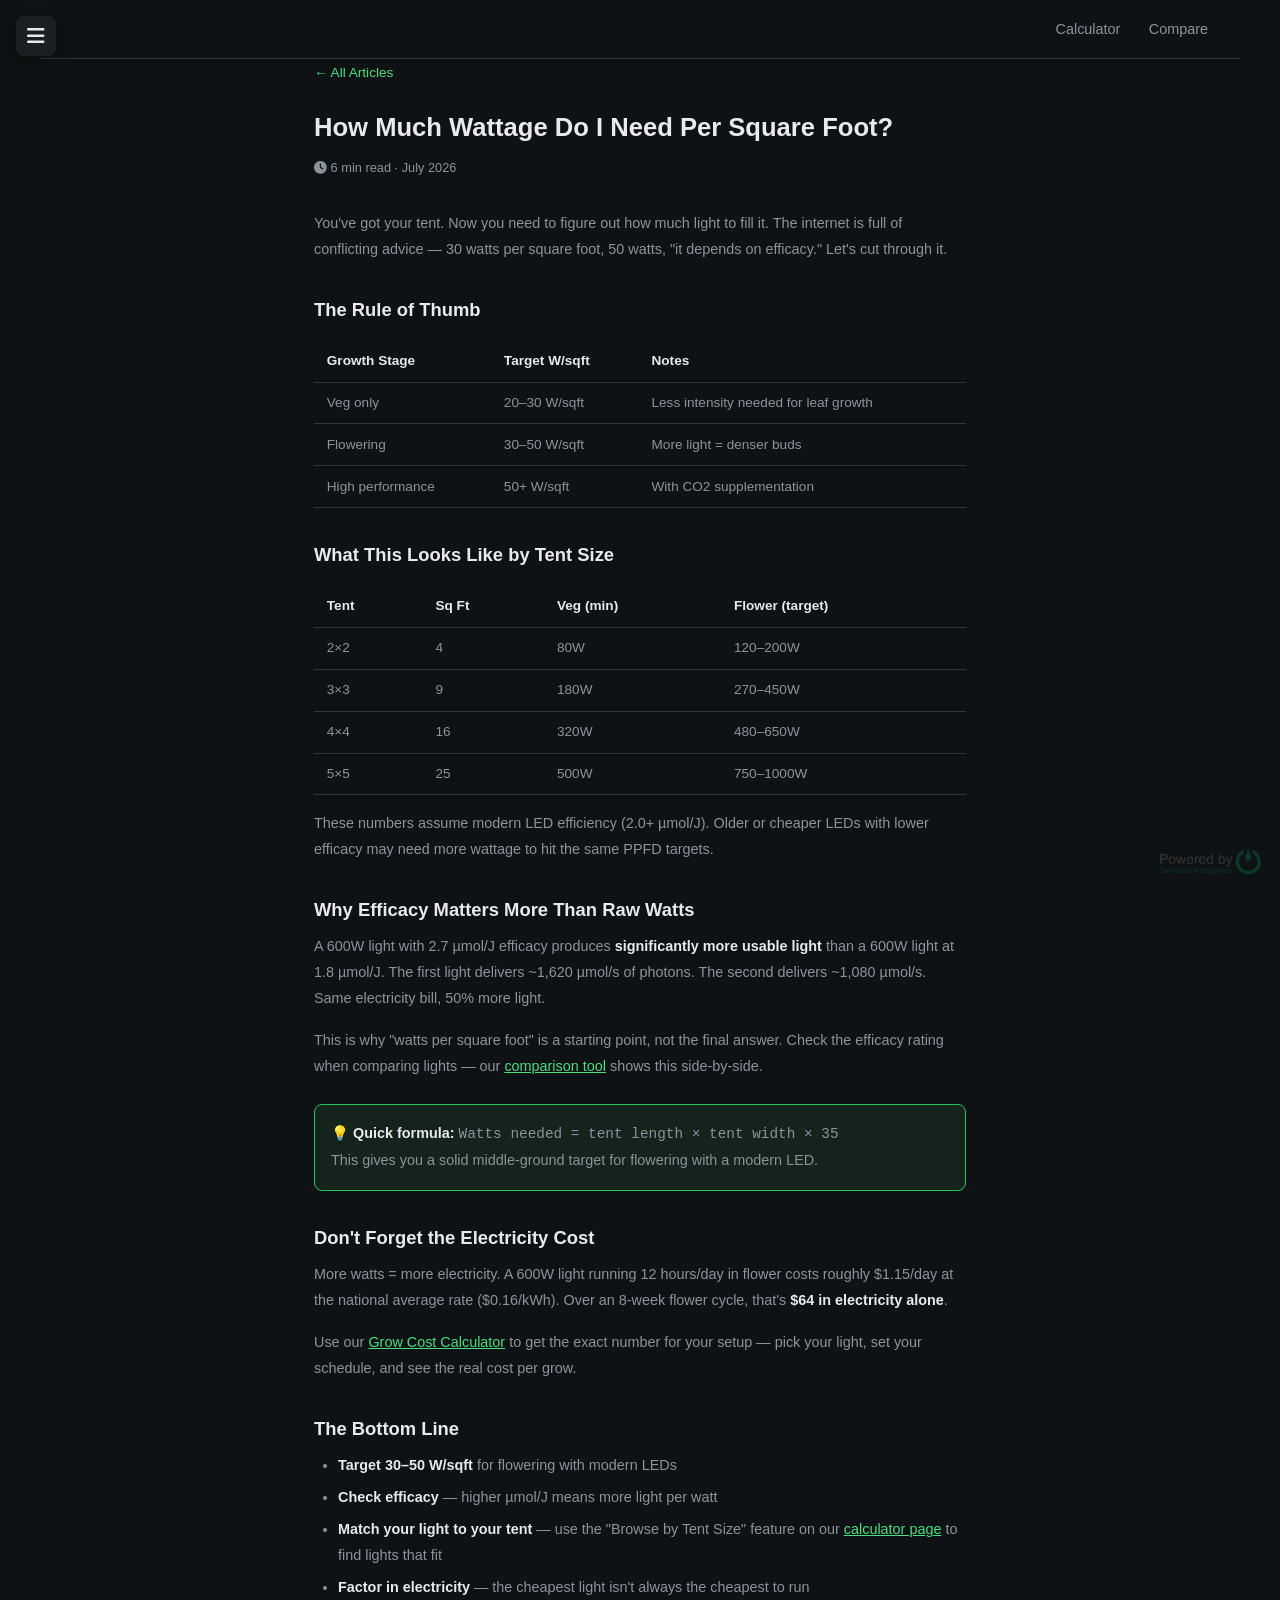
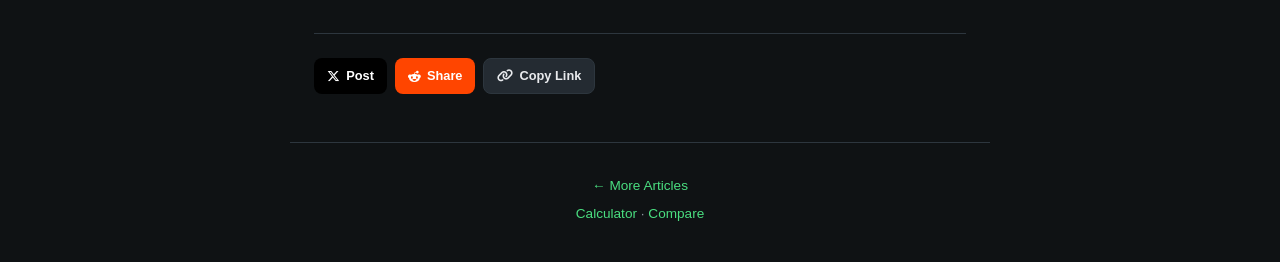
<file: articles/how-much-wattage-per-square-foot.html>
<!DOCTYPE html>
<html lang="en">
<head>
<meta charset="UTF-8">
<meta name="viewport" content="width=device-width, initial-scale=1.0">
<!-- Google tag (gtag.js) -->
<script async src="https://www.googletagmanager.com/gtag/js?id=G-2MNXK7192H"></script>
<script>
  window.dataLayer = window.dataLayer || [];
  function gtag(){dataLayer.push(arguments);}
  gtag('js', new Date());
  gtag('config', 'G-2MNXK7192H');
</script>
<title>How Much Wattage Do I Need Per Square Foot? — CI Lighting</title>
<meta name="description" content="The simple rule for matching grow light wattage to your tent size. From 2×2 closets to 5×5 tents, here's exactly how much power you need.">
<meta property="og:title" content="How Much Wattage Do I Need Per Square Foot?">
<meta property="og:description" content="The simple rule for matching grow light wattage to your tent size. 2×2 to 5×5 coverage guide.">
<meta property="og:image" content="https://lighting.poweredbyci.live/img/og-image.png">
<meta property="og:url" content="https://lighting.poweredbyci.live/articles/how-much-wattage-per-square-foot.html">
<meta property="og:type" content="article">
<meta name="twitter:card" content="summary_large_image">
<meta name="twitter:title" content="How Much Wattage Do I Need Per Square Foot?">
<meta name="twitter:description" content="The simple rule for matching grow light wattage to your tent size. 2×2 to 5×5 coverage guide.">
<meta name="twitter:image" content="https://lighting.poweredbyci.live/img/og-image.png">
<link rel="canonical" href="https://lighting.poweredbyci.live/articles/how-much-wattage-per-square-foot.html">
<link rel="icon" href="../img/favicon.png">
<link rel="stylesheet" href="https://cdnjs.cloudflare.com/ajax/libs/font-awesome/6.5.0/css/all.min.css"/>
<link rel="stylesheet" href="../css/style.css">
<script type="application/ld+json">
{
  "@context": "https://schema.org",
  "@type": "Article",
  "headline": "How Much Wattage Do I Need Per Square Foot?",
  "description": "The simple rule for matching grow light wattage to your tent size. From 2×2 closets to 5×5 tents, here's exactly how much power you need.",
  "url": "https://lighting.poweredbyci.live/articles/how-much-wattage-per-square-foot.html",
  "datePublished": "2026-07-07",
  "dateModified": "2026-07-07",
  "author": { "@type": "Organization", "name": "CI Lighting", "url": "https://lighting.poweredbyci.live" },
  "publisher": { "@type": "Organization", "name": "Loyal9 LLC", "url": "https://lighting.poweredbyci.live" },
  "mainEntityOfPage": { "@type": "WebPage", "@id": "https://lighting.poweredbyci.live/articles/how-much-wattage-per-square-foot.html" }
}
</script>
<style>
.article { max-width: 700px; margin: 0 auto; padding: 0 1.5rem 3rem; }
.article h1 { font-size: 1.6rem; margin-bottom: 0.5rem; }
.article .meta { color: var(--text-muted); font-size: 0.8rem; margin-bottom: 2rem; }
.article h2 { font-size: 1.15rem; margin-top: 2rem; margin-bottom: 0.6rem; color: var(--text); }
.article p { color: var(--text-muted); font-size: 0.9rem; line-height: 1.8; margin-bottom: 1rem; }
.article ul { padding-left: 1.5rem; margin-bottom: 1rem; }
.article li { color: var(--text-muted); font-size: 0.9rem; line-height: 1.8; margin-bottom: 0.4rem; }
.article strong { color: var(--text); }
.article a { color: var(--accent); }
.article .tip-box { background: var(--accent-bg); border: 1px solid var(--accent-dim); border-radius: var(--radius-sm); padding: 1rem; margin: 1.5rem 0; }
.article .tip-box p { margin-bottom: 0; }
.article table { width: 100%; border-collapse: collapse; margin: 1rem 0; font-size: 0.85rem; }
.article th, .article td { padding: 0.6rem 0.8rem; border-bottom: 1px solid var(--border); text-align: left; }
.article th { color: var(--text); font-weight: 600; }
.article td { color: var(--text-muted); }
.back-link { display: inline-block; color: var(--accent); text-decoration: none; font-size: 0.85rem; margin-bottom: 1.5rem; }
.share-bar { display: flex; gap: 0.5rem; margin-top: 2rem; padding-top: 1.5rem; border-top: 1px solid var(--border); }
.share-bar a {
  display: inline-flex; align-items: center; gap: 0.4rem;
  padding: 0.4rem 0.8rem; border-radius: var(--radius-sm); font-size: 0.8rem; font-weight: 600;
  text-decoration: none; transition: opacity 0.2s; color: #fff;
}
.share-bar a:hover { opacity: 0.8; }
.share-bar .share-x { background: #000; }
.share-bar .share-reddit { background: #ff4500; }
.share-bar .share-copy { background: var(--surface-2); color: var(--text); border: 1px solid var(--border); cursor: pointer; }
</style>
</head>
<body>

  <button id="menu-btn" aria-label="Menu"><i class="fa-solid fa-bars"></i></button>
  <div id="menu-overlay"></div>
  <div id="menu-panel">
    <button id="menu-close" aria-label="Close menu"><i class="fa-solid fa-xmark"></i></button>
    <div class="menu-header">
      <img src="../img/ci-badge-color.svg" alt="CI">
      <span>CI Lighting</span>
    </div>
    <nav>
      <a href="../index.html"><i class="fa-solid fa-calculator"></i> Calculator</a>
      <a href="../compare.html"><i class="fa-solid fa-scale-balanced"></i> Compare</a>
      <a href="../partners.html"><i class="fa-solid fa-handshake"></i> Partners</a>
      <a href="../articles.html"><i class="fa-solid fa-book-open"></i> Articles</a>
      <a href="../mission.html"><i class="fa-solid fa-bullseye"></i> Mission</a>
      <a href="../contact.html"><i class="fa-solid fa-envelope"></i> Contact</a>
      <a href="https://github.com/Shannon-Goddard/lighting-calculator" target="_blank"><i class="fa-brands fa-github"></i> GitHub</a>
    </nav>
    <div class="menu-legal">
      <a href="../privacy.html">Privacy</a>
      <a href="../terms.html">Terms</a>
      <a href="../disclaimer.html">Disclaimer</a>
    </div>
  </div>

  <header>
    <nav>
      <div class="nav-links">
        <a href="../index.html">Calculator</a>
        <a href="../compare.html">Compare</a>
      </div>
    </nav>
  </header>

  <main>
    <div class="article">
      <a href="../articles.html" class="back-link">← All Articles</a>
      <h1>How Much Wattage Do I Need Per Square Foot?</h1>
      <p class="meta"><i class="fa-solid fa-clock"></i> 6 min read · July 2026</p>

      <p>You've got your tent. Now you need to figure out how much light to fill it. The internet is full of conflicting advice — 30 watts per square foot, 50 watts, "it depends on efficacy." Let's cut through it.</p>

      <h2>The Rule of Thumb</h2>

      <table>
        <tr><th>Growth Stage</th><th>Target W/sqft</th><th>Notes</th></tr>
        <tr><td>Veg only</td><td>20–30 W/sqft</td><td>Less intensity needed for leaf growth</td></tr>
        <tr><td>Flowering</td><td>30–50 W/sqft</td><td>More light = denser buds</td></tr>
        <tr><td>High performance</td><td>50+ W/sqft</td><td>With CO2 supplementation</td></tr>
      </table>

      <h2>What This Looks Like by Tent Size</h2>

      <table>
        <tr><th>Tent</th><th>Sq Ft</th><th>Veg (min)</th><th>Flower (target)</th></tr>
        <tr><td>2×2</td><td>4</td><td>80W</td><td>120–200W</td></tr>
        <tr><td>3×3</td><td>9</td><td>180W</td><td>270–450W</td></tr>
        <tr><td>4×4</td><td>16</td><td>320W</td><td>480–650W</td></tr>
        <tr><td>5×5</td><td>25</td><td>500W</td><td>750–1000W</td></tr>
      </table>

      <p>These numbers assume modern LED efficiency (2.0+ µmol/J). Older or cheaper LEDs with lower efficacy may need more wattage to hit the same PPFD targets.</p>

      <h2>Why Efficacy Matters More Than Raw Watts</h2>

      <p>A 600W light with 2.7 µmol/J efficacy produces <strong>significantly more usable light</strong> than a 600W light at 1.8 µmol/J. The first light delivers ~1,620 µmol/s of photons. The second delivers ~1,080 µmol/s. Same electricity bill, 50% more light.</p>

      <p>This is why "watts per square foot" is a starting point, not the final answer. Check the efficacy rating when comparing lights — our <a href="../compare.html">comparison tool</a> shows this side-by-side.</p>

      <div class="tip-box">
        <p><strong>💡 Quick formula:</strong> <code>Watts needed = tent length × tent width × 35</code><br>This gives you a solid middle-ground target for flowering with a modern LED.</p>
      </div>

      <h2>Don't Forget the Electricity Cost</h2>

      <p>More watts = more electricity. A 600W light running 12 hours/day in flower costs roughly $1.15/day at the national average rate ($0.16/kWh). Over an 8-week flower cycle, that's <strong>$64 in electricity alone</strong>.</p>

      <p>Use our <a href="../index.html">Grow Cost Calculator</a> to get the exact number for your setup — pick your light, set your schedule, and see the real cost per grow.</p>

      <h2>The Bottom Line</h2>

      <ul>
        <li><strong>Target 30–50 W/sqft</strong> for flowering with modern LEDs</li>
        <li><strong>Check efficacy</strong> — higher µmol/J means more light per watt</li>
        <li><strong>Match your light to your tent</strong> — use the "Browse by Tent Size" feature on our <a href="../index.html">calculator page</a> to find lights that fit</li>
        <li><strong>Factor in electricity</strong> — the cheapest light isn't always the cheapest to run</li>
      </ul>

      <div class="share-bar">
        <a class="share-x" href="https://twitter.com/intent/tweet?text=How%20much%20wattage%20per%20square%20foot%20for%20grow%20lights%3F&url=https://lighting.poweredbyci.live/articles/how-much-wattage-per-square-foot.html" target="_blank"><i class="fa-brands fa-x-twitter"></i> Post</a>
        <a class="share-reddit" href="https://reddit.com/submit?url=https://lighting.poweredbyci.live/articles/how-much-wattage-per-square-foot.html&title=How%20Much%20Wattage%20Do%20I%20Need%20Per%20Square%20Foot%3F" target="_blank"><i class="fa-brands fa-reddit-alien"></i> Share</a>
        <a class="share-copy" onclick="navigator.clipboard.writeText(window.location.href);this.innerHTML='<i class=\'fa-solid fa-check\'></i> Copied!';setTimeout(()=>this.innerHTML='<i class=\'fa-solid fa-link\'></i> Copy Link',1500)"><i class="fa-solid fa-link"></i> Copy Link</a>
      </div>
    </div>
  </main>

  <footer>
    <p><a href="../articles.html">← More Articles</a></p>
    <p><a href="../index.html">Calculator</a> · <a href="../compare.html">Compare</a></p>
  </footer>

  <div class="ci-watermark"><img src="../img/ci-badge-color.svg" alt="CI"></div>

  <script>
    const menuBtn = document.getElementById('menu-btn');
    const menuPanel = document.getElementById('menu-panel');
    const menuOverlay = document.getElementById('menu-overlay');
    const menuClose = document.getElementById('menu-close');
    menuBtn.addEventListener('click', () => { menuPanel.classList.add('open'); menuOverlay.classList.add('open'); });
    menuOverlay.addEventListener('click', () => { menuPanel.classList.remove('open'); menuOverlay.classList.remove('open'); });
    menuClose.addEventListener('click', () => { menuPanel.classList.remove('open'); menuOverlay.classList.remove('open'); });
    document.addEventListener('keydown', e => { if (e.key === 'Escape') { menuPanel.classList.remove('open'); menuOverlay.classList.remove('open'); } });
  </script>
</body>
</html>
</file>
<file: css/style.css>
:root {
  --bg: #0f1214;
  --surface: #1a1f24;
  --surface-2: #242b32;
  --border: #2d363e;
  --text: #e8eaed;
  --text-muted: #8b949e;
  --accent: #4ade80;
  --accent-dim: #22c55e;
  --accent-bg: rgba(74, 222, 128, 0.08);
  --danger: #f87171;
  --radius: 12px;
  --radius-sm: 8px;
}

* { margin: 0; padding: 0; box-sizing: border-box; }

body {
  font-family: -apple-system, BlinkMacSystemFont, 'Segoe UI', Roboto, sans-serif;
  background: var(--bg);
  color: var(--text);
  line-height: 1.6;
  min-height: 100vh;
}

/* Nav */
header nav {
  display: flex;
  justify-content: flex-end;
  align-items: center;
  padding: 1rem 2rem;
  border-bottom: 1px solid var(--border);
  max-width: 1200px;
  margin: 0 auto;
}

.nav-links a {
  color: var(--text-muted);
  text-decoration: none;
  margin-left: 1.5rem;
  font-size: 0.9rem;
}

.nav-links a.active,
.nav-links a:hover { color: var(--accent); }

/* CI Badge - sticky bottom right */
.ci-watermark {
  position: fixed;
  bottom: 1rem;
  right: 1rem;
  z-index: 999;
  opacity: 0.25;
  pointer-events: none;
}
.ci-watermark img { height: 32px; }

/* Hero */
.hero {
  text-align: center;
  padding: 3rem 1rem 1.5rem;
}

.hero h1 {
  font-size: clamp(1.5rem, 4vw, 2.5rem);
  font-weight: 700;
  margin-bottom: 0.5rem;
}

.hero em { color: var(--accent); font-style: normal; }

.subtitle {
  color: var(--text-muted);
  font-size: 1.1rem;
}

/* Calculator Card */
.calculator {
  padding: 0 1rem 2rem;
  max-width: 700px;
  margin: 0 auto;
}

.calc-card {
  background: var(--surface);
  border: 1px solid var(--border);
  border-radius: var(--radius);
  padding: 2rem;
}

.calc-card h2 {
  margin-bottom: 1.5rem;
  font-size: 1.2rem;
}

/* Form */
.form-row {
  display: flex;
  gap: 1rem;
  margin-bottom: 1rem;
}

.field {
  flex: 1;
  display: flex;
  flex-direction: column;
}

.field.full-width { flex: 1 1 100%; }

label {
  font-size: 0.8rem;
  color: var(--text-muted);
  margin-bottom: 0.3rem;
  text-transform: uppercase;
  letter-spacing: 0.5px;
}

select, input[type="number"], input[type="text"] {
  background: var(--surface-2);
  border: 1px solid var(--border);
  border-radius: var(--radius-sm);
  color: var(--text);
  padding: 0.6rem 0.8rem;
  font-size: 0.95rem;
  width: 100%;
  outline: none;
  transition: border-color 0.2s;
}

select:focus, input:focus {
  border-color: var(--accent);
}

select:disabled {
  opacity: 0.5;
  cursor: not-allowed;
}

/* Strain Search */
.strain-search { position: relative; }

.strain-dropdown {
  position: absolute;
  top: 100%;
  left: 0;
  right: 0;
  background: var(--surface-2);
  border: 1px solid var(--border);
  border-radius: var(--radius-sm);
  max-height: 240px;
  overflow-y: auto;
  z-index: 100;
  margin-top: 4px;
}

.strain-dropdown.hidden { display: none; }

.strain-option {
  display: flex;
  align-items: center;
  gap: 0.6rem;
  padding: 0.5rem 0.8rem;
  cursor: pointer;
  font-size: 0.9rem;
}

.strain-option:hover { background: var(--border); }

.strain-option img {
  width: 28px;
  height: 28px;
  border-radius: 50%;
  object-fit: cover;
  flex-shrink: 0;
}

.strain-option .days {
  margin-left: auto;
  color: var(--text-muted);
  font-size: 0.8rem;
}

/* Strain Badge */
.strain-badge {
  display: flex;
  align-items: center;
  gap: 0.5rem;
  background: var(--accent-bg);
  border: 1px solid var(--accent-dim);
  border-radius: var(--radius-sm);
  padding: 0.4rem 0.8rem;
  margin-bottom: 1rem;
  font-size: 0.9rem;
}

.strain-badge.hidden { display: none; }

.strain-badge img {
  width: 24px;
  height: 24px;
  border-radius: 50%;
  object-fit: cover;
}

.strain-badge #strain-days {
  color: var(--accent);
  margin-left: auto;
}

.strain-badge button {
  background: none;
  border: none;
  color: var(--text-muted);
  font-size: 1.2rem;
  cursor: pointer;
  padding: 0 0.3rem;
}

/* Results */
.results {
  margin-top: 1.5rem;
  padding-top: 1.5rem;
  border-top: 1px solid var(--border);
}

.results.hidden { display: none; }

.results {
  animation: slideIn 0.3s ease-out;
}

@keyframes slideIn {
  from { opacity: 0; transform: translateY(10px); }
  to { opacity: 1; transform: translateY(0); }
}

.results h3 { margin-bottom: 1rem; }

.results-grid {
  display: grid;
  gap: 1rem;
}

.result-main {
  display: flex;
  justify-content: space-between;
  align-items: center;
  background: var(--accent-bg);
  border-radius: var(--radius-sm);
  padding: 1rem;
}

.result-label { color: var(--text-muted); }

.result-value {
  font-size: 1.8rem;
  font-weight: 700;
  color: var(--accent);
}

.result-breakdown {
  display: flex;
  flex-direction: column;
  gap: 0.4rem;
}

.breakdown-row {
  display: flex;
  gap: 1rem;
  font-size: 0.9rem;
  padding: 0.3rem 0;
}

.breakdown-row .muted { margin-left: auto; }

.result-stats {
  display: flex;
  gap: 2rem;
  font-size: 0.9rem;
}

.result-stats div { display: flex; gap: 0.5rem; }

.muted { color: var(--text-muted); }

/* Light Summary */
.light-summary {
  margin-top: 1rem;
  padding-top: 1rem;
  border-top: 1px solid var(--border);
}

.light-header {
  display: flex;
  align-items: center;
  gap: 1rem;
  margin-bottom: 0.8rem;
}

.light-photo {
  width: 80px;
  height: 80px;
  object-fit: contain;
  border-radius: var(--radius-sm);
  background: var(--surface-2);
  padding: 4px;
}

.light-photo.hidden { display: none; }

.light-info {
  display: flex;
  flex-direction: column;
}

.light-info span:first-child { font-weight: 600; }

.light-metrics {
  display: flex;
  gap: 1rem;
  font-size: 0.85rem;
  color: var(--text-muted);
  margin-bottom: 0.8rem;
}

.btn-buy {
  display: inline-block;
  background: var(--accent);
  color: var(--bg);
  padding: 0.6rem 1.2rem;
  border-radius: var(--radius-sm);
  text-decoration: none;
  font-weight: 600;
  font-size: 0.9rem;
  transition: opacity 0.2s;
}

.btn-buy:hover { opacity: 0.85; }
.btn-buy.hidden { display: none; }

.btn-share {
  display: inline-block;
  background: var(--surface-2);
  color: var(--text);
  border: 1px solid var(--border);
  padding: 0.6rem 1.2rem;
  border-radius: var(--radius-sm);
  font-size: 0.9rem;
  cursor: pointer;
  margin-left: 0.5rem;
  transition: border-color 0.2s;
}

.btn-share:hover { border-color: var(--accent); }
.btn-share.hidden { display: none; }

.share-confirm {
  color: var(--accent);
  font-size: 0.85rem;
  margin-left: 0.5rem;
}

.share-confirm.hidden { display: none; }

/* Tent Filter */
.tent-filter {
  max-width: 700px;
  margin: 2rem auto;
  padding: 0 1rem;
}

.tent-filter h2 {
  font-size: 1.2rem;
  margin-bottom: 1rem;
}

.tent-buttons {
  display: flex;
  gap: 0.5rem;
  margin-bottom: 1.5rem;
}

.tent-btn {
  background: var(--surface-2);
  border: 1px solid var(--border);
  border-radius: var(--radius-sm);
  color: var(--text);
  padding: 0.5rem 1.2rem;
  font-size: 0.95rem;
  cursor: pointer;
  transition: all 0.2s;
}

.tent-btn:hover, .tent-btn.active {
  border-color: var(--accent);
  background: var(--accent-bg);
  color: var(--accent);
}

.tent-results {
  display: grid;
  gap: 0.8rem;
}

.tent-card {
  background: var(--surface);
  border: 1px solid var(--border);
  border-radius: var(--radius-sm);
  padding: 1rem;
  display: flex;
  justify-content: space-between;
  align-items: center;
}

.tent-card-info h4 { font-size: 0.95rem; margin-bottom: 0.2rem; }
.tent-card-info p { font-size: 0.8rem; color: var(--text-muted); }

.tent-card-stats {
  text-align: right;
  font-size: 0.85rem;
}

.tent-card-stats .price { color: var(--accent); font-weight: 600; }

/* Footer */
footer {
  text-align: center;
  padding: 2rem 1rem;
  border-top: 1px solid var(--border);
  font-size: 0.85rem;
  color: var(--text-muted);
  max-width: 700px;
  margin: 0 auto;
}

footer p { margin-bottom: 0.4rem; }
footer a { color: var(--accent); text-decoration: none; }
.disclosure { font-size: 0.75rem; margin-top: 0.5rem; }

/* Hamburger Menu */
#menu-btn {
  position: fixed; top: 1rem; left: 1rem; z-index: 1002;
  width: 40px; height: 40px; border: none; border-radius: var(--radius-sm);
  background: var(--surface); box-shadow: 0 2px 12px rgba(0,0,0,0.4);
  font-size: 20px; cursor: pointer; display: flex;
  align-items: center; justify-content: center; color: var(--text);
}
#menu-btn:hover { background: var(--surface-2); }
#menu-overlay {
  position: fixed; inset: 0; z-index: 2000; background: rgba(0,0,0,0.5);
  display: none; opacity: 0; transition: opacity 0.3s ease;
}
#menu-overlay.open { display: block; opacity: 1; }
#menu-panel {
  position: fixed; top: 0; left: 0; bottom: 0; z-index: 2001;
  width: 260px; max-width: 80vw; background: var(--bg);
  transform: translateX(-100%); transition: transform 0.3s ease;
  display: flex; flex-direction: column; padding: 20px 0;
  border-right: 1px solid var(--border);
}
#menu-panel.open { transform: translateX(0); }
#menu-panel .menu-header {
  display: flex; align-items: center; gap: 10px;
  padding: 0 20px 16px; border-bottom: 1px solid var(--border);
}
#menu-panel .menu-header span { color: var(--text); font-weight: 700; font-size: 1.1rem; }
#menu-panel .menu-header img { height: 20px; }
#menu-panel nav { flex: 1; padding: 16px 0; display: flex; flex-direction: column; }
#menu-panel nav a {
  display: flex; align-items: center; gap: 10px;
  padding: 12px 20px; color: var(--text-muted); text-decoration: none; font-size: 0.95rem;
  transition: background 0.2s; margin-left: 0;
}
#menu-panel nav a:hover { background: var(--surface); color: var(--text); }
#menu-panel nav a i { width: 20px; text-align: center; color: var(--accent); }
#menu-panel .menu-legal {
  padding: 12px 20px; border-top: 1px solid var(--border);
  display: flex; gap: 8px; flex-wrap: wrap;
}
#menu-panel .menu-legal a { color: var(--text-muted); font-size: 0.75rem; text-decoration: none; }
#menu-panel .menu-legal a:hover { color: var(--accent); }
#menu-close {
  position: absolute; top: 12px; right: 12px; background: none;
  border: none; color: var(--text-muted); font-size: 20px; cursor: pointer;
}
#menu-close:hover { color: var(--text); }

/* Mobile */
@media (max-width: 600px) {
  header nav { padding: 0.8rem 1rem; }
  .nav-links { display: none; }
  .calc-card { padding: 1.2rem; }
  .form-row { flex-direction: column; gap: 0.8rem; }
  .result-stats { flex-direction: column; gap: 0.5rem; }
  .light-metrics { flex-wrap: wrap; }
}
</file>
